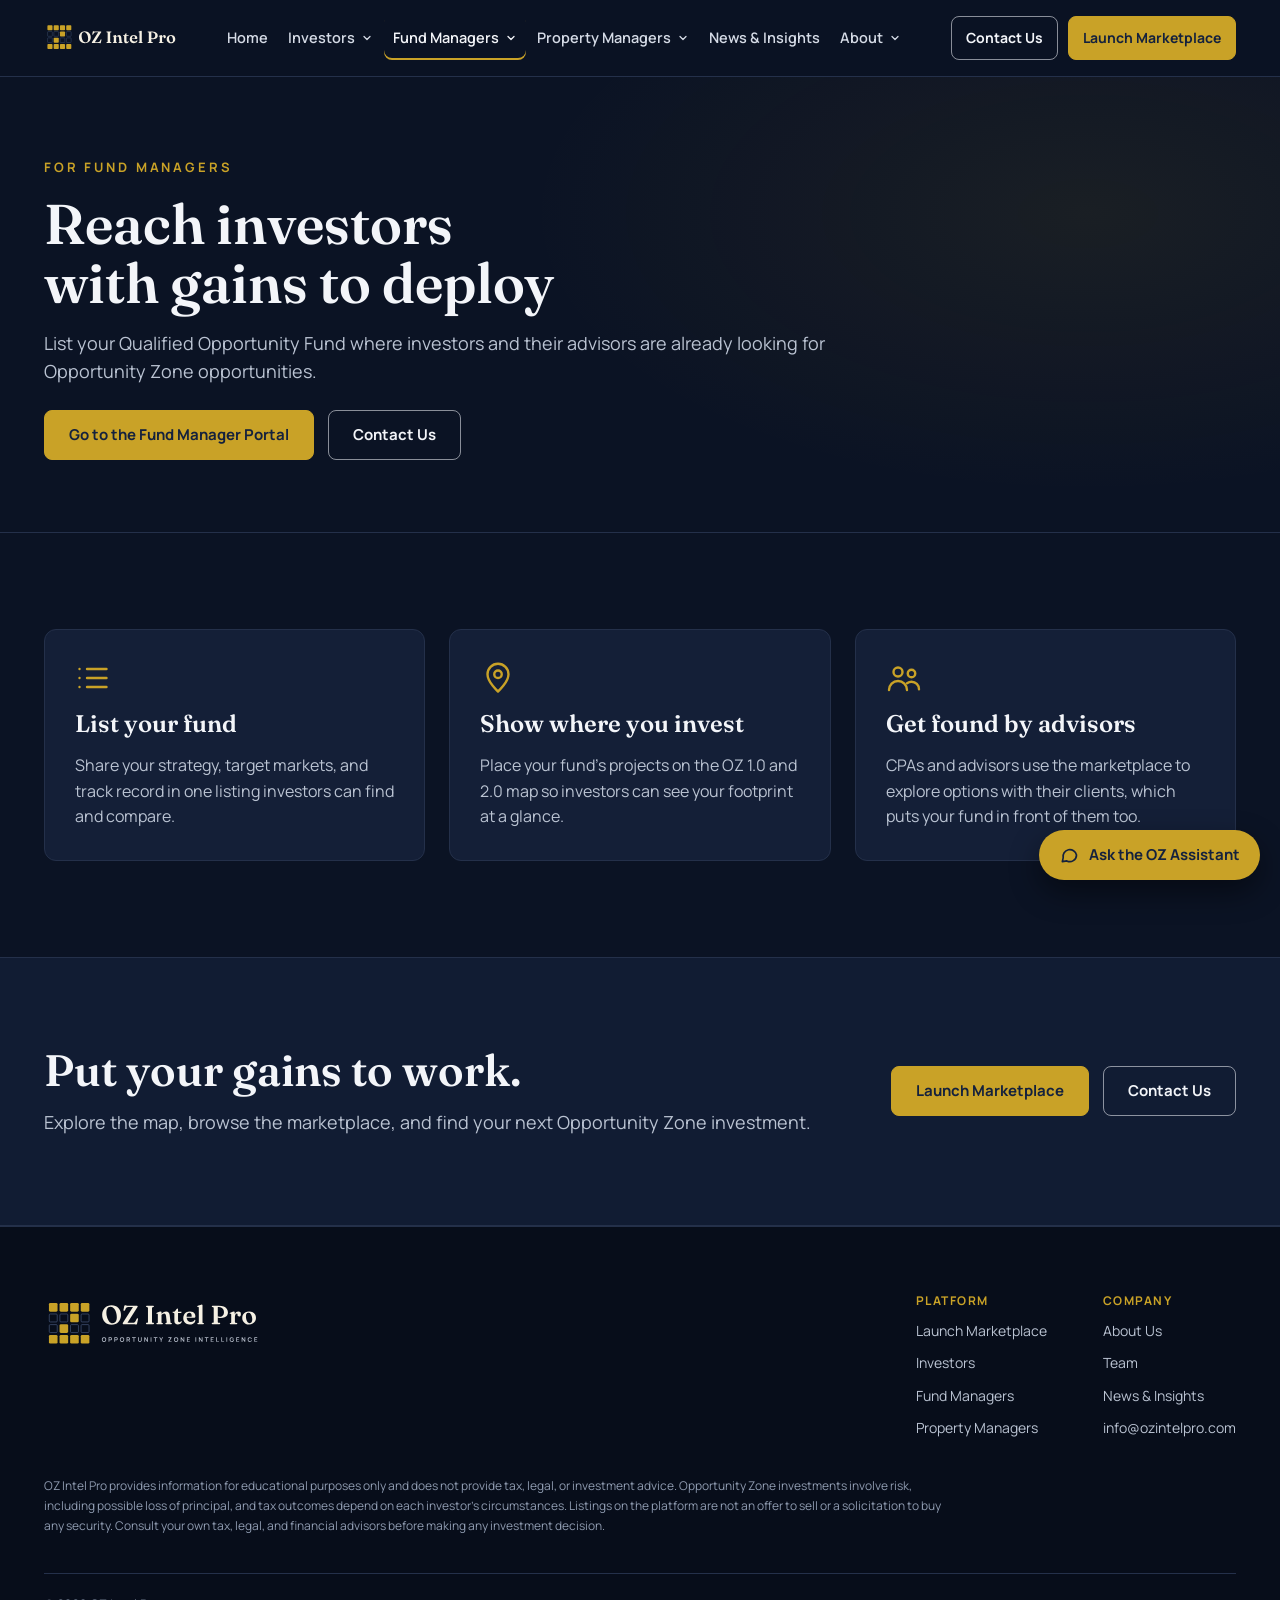
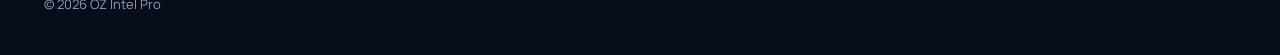
<file: fund-managers.html>
<!doctype html>
<html lang="en">
<head>
<meta charset="utf-8">
<meta name="viewport" content="width=device-width, initial-scale=1, viewport-fit=cover">
<title>For Fund Managers | OZ Intel Pro</title>
<meta name="description" content="List your Qualified Opportunity Fund where investors and their advisors are already looking for Opportunity Zone opportunities.">
<meta name="theme-color" content="#0B1324">
<link rel="icon" type="image/svg+xml" href="/assets/oz_logo_icon_gold.svg">
<link rel="apple-touch-icon" href="/assets/oz_logo_icon_gold.png">
<link rel="preconnect" href="https://fonts.googleapis.com">
<link rel="preconnect" href="https://fonts.gstatic.com" crossorigin>
<link rel="stylesheet" href="https://fonts.googleapis.com/css2?family=Fraunces:opsz,wght@9..144,500;9..144,600&family=Manrope:wght@400;500;600;700&display=swap">
<link rel="stylesheet" href="/assets/styles.css">
</head>
<body>
<a class="skip" href="#main">Skip to content</a>
<header class="site-header">
<div class="wrap header-row">
<a class="logo" href="/" aria-label="OZ Intel Pro home"><img src="/assets/oz_logo_compact_dark.svg" alt="OZ Intel Pro" width="243" height="40"></a>
<nav class="nav" aria-label="Main"><a href="/">Home</a><div class="dd"><button type="button" class="dd-btn" aria-expanded="false" aria-controls="dd-0">Investors<svg class="chev" width="12" height="12" viewBox="0 0 24 24" fill="none" stroke="currentColor" stroke-width="2.5" stroke-linecap="round" stroke-linejoin="round" aria-hidden="true"><path d="m6 9 6 6 6-6"/></svg></button><div class="dd-menu" id="dd-0"><a href="/investors.html">Overview</a><a href="/portal/investor" class="portal">Investor Portal</a></div></div><div class="dd active"><button type="button" class="dd-btn" aria-expanded="false" aria-controls="dd-1">Fund Managers<svg class="chev" width="12" height="12" viewBox="0 0 24 24" fill="none" stroke="currentColor" stroke-width="2.5" stroke-linecap="round" stroke-linejoin="round" aria-hidden="true"><path d="m6 9 6 6 6-6"/></svg></button><div class="dd-menu" id="dd-1"><a href="/fund-managers.html" aria-current="page">Overview</a><a href="/portal/fund-manager" class="portal">Fund Manager Portal</a></div></div><div class="dd"><button type="button" class="dd-btn" aria-expanded="false" aria-controls="dd-2">Property Managers<svg class="chev" width="12" height="12" viewBox="0 0 24 24" fill="none" stroke="currentColor" stroke-width="2.5" stroke-linecap="round" stroke-linejoin="round" aria-hidden="true"><path d="m6 9 6 6 6-6"/></svg></button><div class="dd-menu" id="dd-2"><a href="/property-managers.html">Overview</a><a href="/portal/property-manager" class="portal">Property Manager Portal</a></div></div><a href="/insights.html">News &amp; Insights</a><div class="dd"><button type="button" class="dd-btn" aria-expanded="false" aria-controls="dd-4">About<svg class="chev" width="12" height="12" viewBox="0 0 24 24" fill="none" stroke="currentColor" stroke-width="2.5" stroke-linecap="round" stroke-linejoin="round" aria-hidden="true"><path d="m6 9 6 6 6-6"/></svg></button><div class="dd-menu" id="dd-4"><a href="/about.html">About Us</a><a href="/team.html">Team</a></div></div></nav>
<div class="header-ctas"><a class="btn btn-outline" href="mailto:info@ozintelpro.com">Contact Us</a><a class="btn btn-primary" href="/launch">Launch Marketplace</a></div>
<details class="menu">
<summary aria-label="Menu"><svg class="i-open" width="22" height="22" viewBox="0 0 24 24" fill="none" stroke="#F3F5F9" stroke-width="2" stroke-linecap="round" aria-hidden="true"><path d="M4 7h16M4 12h16M4 17h16"/></svg><svg class="i-close" width="22" height="22" viewBox="0 0 24 24" fill="none" stroke="#F3F5F9" stroke-width="2" stroke-linecap="round" aria-hidden="true"><path d="M6 6l12 12M18 6 6 18"/></svg></summary>
<div class="menu-panel"><nav aria-label="Mobile"><a class="m-link" href="/">Home</a><details class="m-acc"><summary>Investors<svg class="chev" width="12" height="12" viewBox="0 0 24 24" fill="none" stroke="currentColor" stroke-width="2.5" stroke-linecap="round" stroke-linejoin="round" aria-hidden="true"><path d="m6 9 6 6 6-6"/></svg></summary><div class="m-sub"><a href="/investors.html">Overview</a><a href="/portal/investor" class="portal">Investor Portal</a></div></details><details class="m-acc active" open><summary>Fund Managers<svg class="chev" width="12" height="12" viewBox="0 0 24 24" fill="none" stroke="currentColor" stroke-width="2.5" stroke-linecap="round" stroke-linejoin="round" aria-hidden="true"><path d="m6 9 6 6 6-6"/></svg></summary><div class="m-sub"><a href="/fund-managers.html" aria-current="page">Overview</a><a href="/portal/fund-manager" class="portal">Fund Manager Portal</a></div></details><details class="m-acc"><summary>Property Managers<svg class="chev" width="12" height="12" viewBox="0 0 24 24" fill="none" stroke="currentColor" stroke-width="2.5" stroke-linecap="round" stroke-linejoin="round" aria-hidden="true"><path d="m6 9 6 6 6-6"/></svg></summary><div class="m-sub"><a href="/property-managers.html">Overview</a><a href="/portal/property-manager" class="portal">Property Manager Portal</a></div></details><a class="m-link" href="/insights.html">News &amp; Insights</a><details class="m-acc"><summary>About<svg class="chev" width="12" height="12" viewBox="0 0 24 24" fill="none" stroke="currentColor" stroke-width="2.5" stroke-linecap="round" stroke-linejoin="round" aria-hidden="true"><path d="m6 9 6 6 6-6"/></svg></summary><div class="m-sub"><a href="/about.html">About Us</a><a href="/team.html">Team</a></div></details><div class="btns m-ctas"><a class="btn btn-primary" href="/launch">Launch Marketplace</a><a class="btn btn-outline" href="mailto:info@ozintelpro.com">Contact Us</a></div></nav></div>
</details>
</div>
</header>
<main id="main">
<section class="page-hero"><div class="wrap inner">
<span class="eyebrow">For Fund Managers</span><h1>Reach investors with gains to deploy</h1><p class="lede">List your Qualified Opportunity Fund where investors and their advisors are already looking for Opportunity Zone opportunities.</p>
<div class="btns" style="margin-top:8px"><a class="btn btn-primary" href="/portal/fund-manager">Go to the Fund Manager Portal</a><a class="btn btn-outline" href="mailto:info@ozintelpro.com">Contact Us</a></div>
</div></section>
<section class="section"><div class="wrap"><div class="grid-3"><div class="card"><svg class="icon" viewBox="0 0 24 24" aria-hidden="true"><path d="M8 6h13"/><path d="M8 12h13"/><path d="M8 18h13"/><path d="M3 6h.01"/><path d="M3 12h.01"/><path d="M3 18h.01"/></svg><h3>List your fund</h3><p>Share your strategy, target markets, and track record in one listing investors can find and compare.</p></div><div class="card"><svg class="icon" viewBox="0 0 24 24" aria-hidden="true"><path d="M12 21s-7-6.2-7-11.5a7 7 0 0 1 14 0C19 14.8 12 21 12 21z"/><circle cx="12" cy="9.5" r="2.5"/></svg><h3>Show where you invest</h3><p>Place your fund's projects on the OZ 1.0 and 2.0 map so investors can see your footprint at a glance.</p></div><div class="card"><svg class="icon" viewBox="0 0 24 24" aria-hidden="true"><circle cx="8" cy="8" r="3"/><circle cx="17" cy="9" r="2.5"/><path d="M2 20c0-3.3 2.7-6 6-6s6 2.7 6 6"/><path d="M14 15.5c.9-.6 1.9-1 3-1 2.8 0 5 2.2 5 5"/></svg><h3>Get found by advisors</h3><p>CPAs and advisors use the marketplace to explore options with their clients, which puts your fund in front of them too.</p></div></div></div></section>
<section class="section-navy"><div class="wrap cta-row">
<div class="copy"><h2>Put your gains to work.</h2><p>Explore the map, browse the marketplace, and find your next Opportunity Zone investment.</p></div>
<div class="btns"><a class="btn btn-gold" href="/launch">Launch Marketplace</a><a class="btn btn-light" href="mailto:info@ozintelpro.com">Contact Us</a></div>
</div></section>
</main>
<footer class="site-footer">
<div class="wrap footer-inner">
<div class="footer-top">
<img src="/assets/oz_logo_full_dark.svg" alt="OZ Intel Pro, Opportunity Zone Intelligence" width="333" height="64">
<div class="footer-cols">
<div><h4>PLATFORM</h4><a href="/launch">Launch Marketplace</a><a href="/investors.html">Investors</a><a href="/fund-managers.html">Fund Managers</a><a href="/property-managers.html">Property Managers</a></div>
<div><h4>COMPANY</h4><a href="/about.html">About Us</a><a href="/team.html">Team</a><a href="/insights.html">News &amp; Insights</a><a href="mailto:info@ozintelpro.com">info@ozintelpro.com</a></div>
</div>
</div>
<p class="disclaimer">OZ Intel Pro provides information for educational purposes only and does not provide tax, legal, or investment advice. Opportunity Zone investments involve risk, including possible loss of principal, and tax outcomes depend on each investor's circumstances. Listings on the platform are not an offer to sell or a solicitation to buy any security. Consult your own tax, legal, and financial advisors before making any investment decision.</p>
<div class="legal">© 2026 OZ Intel Pro</div>
</div>
</footer>
<script>
(function(){
  var dds=[].slice.call(document.querySelectorAll('.dd'));
  function closeAll(except){dds.forEach(function(d){if(d!==except){d.classList.remove('open');d.querySelector('.dd-btn').setAttribute('aria-expanded','false');}});}
  dds.forEach(function(d){
    var b=d.querySelector('.dd-btn');
    b.addEventListener('click',function(e){e.stopPropagation();var o=!d.classList.contains('open');closeAll(d);d.classList.toggle('open',o);b.setAttribute('aria-expanded',String(o));});
  });
  document.addEventListener('click',function(){closeAll();});
  document.addEventListener('keydown',function(e){if(e.key==='Escape')closeAll();});
  var m=document.querySelector('details.menu');
  if(m){m.addEventListener('toggle',function(){document.body.classList.toggle('menu-open',m.open);});
    m.querySelectorAll('.menu-panel a').forEach(function(a){a.addEventListener('click',function(){m.open=false;});});
    document.addEventListener('keydown',function(e){if(e.key==='Escape'&&m.open)m.open=false;});}
})();
</script>
<script src="/assets/assistant.js" defer></script>
<script src="/assets/contact.js" defer></script>
<script src="/assets/news.js" defer></script>
</body>
</html>
</file>
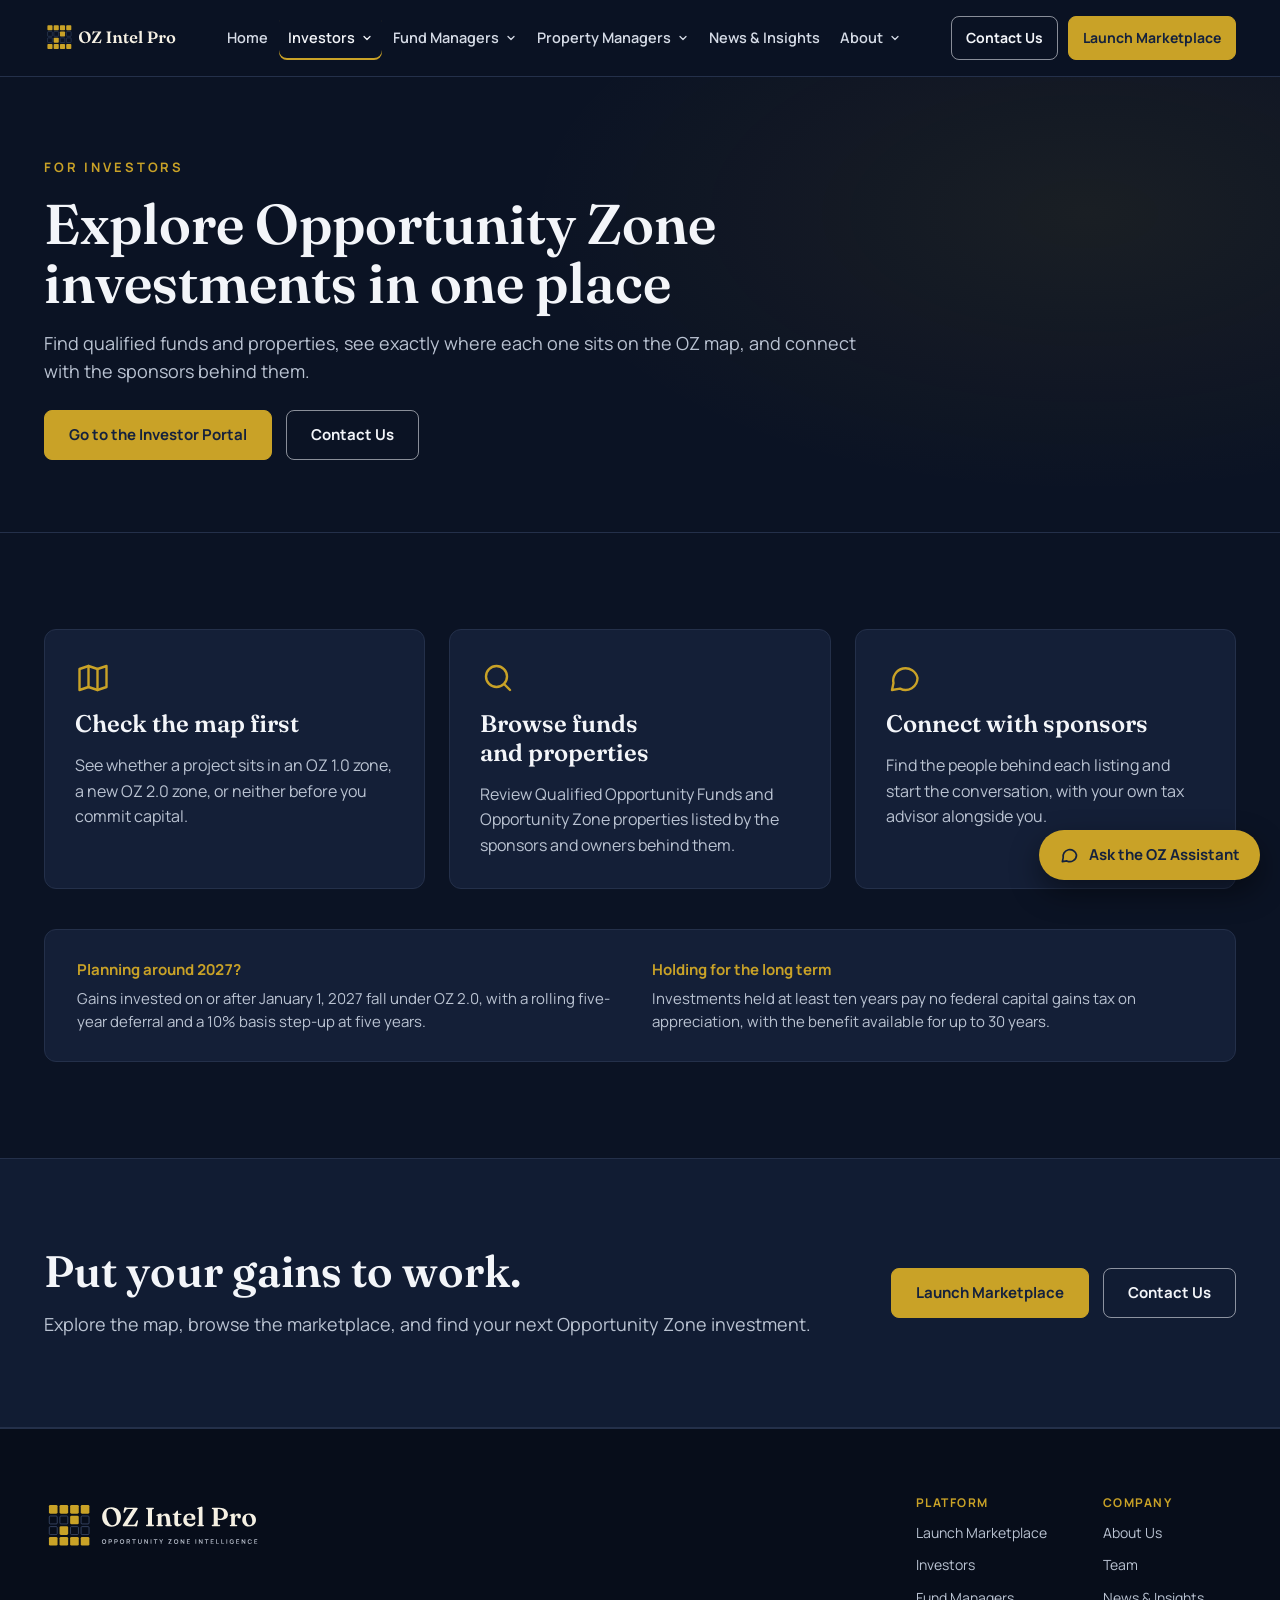
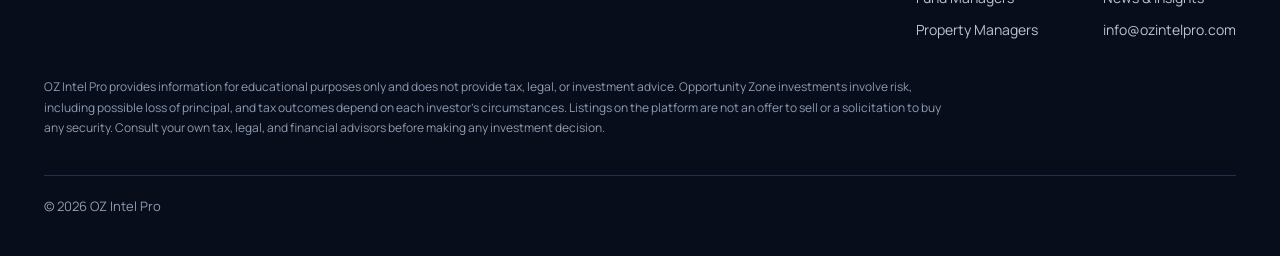
<file: investors.html>
<!doctype html>
<html lang="en">
<head>
<meta charset="utf-8">
<meta name="viewport" content="width=device-width, initial-scale=1, viewport-fit=cover">
<title>For Investors | OZ Intel Pro</title>
<meta name="description" content="Find qualified funds and properties, see exactly where each one sits on the OZ map, and connect with the sponsors behind them.">
<meta name="theme-color" content="#0B1324">
<link rel="icon" type="image/svg+xml" href="/assets/oz_logo_icon_gold.svg">
<link rel="apple-touch-icon" href="/assets/oz_logo_icon_gold.png">
<link rel="preconnect" href="https://fonts.googleapis.com">
<link rel="preconnect" href="https://fonts.gstatic.com" crossorigin>
<link rel="stylesheet" href="https://fonts.googleapis.com/css2?family=Fraunces:opsz,wght@9..144,500;9..144,600&family=Manrope:wght@400;500;600;700&display=swap">
<link rel="stylesheet" href="/assets/styles.css">
</head>
<body>
<a class="skip" href="#main">Skip to content</a>
<header class="site-header">
<div class="wrap header-row">
<a class="logo" href="/" aria-label="OZ Intel Pro home"><img src="/assets/oz_logo_compact_dark.svg" alt="OZ Intel Pro" width="243" height="40"></a>
<nav class="nav" aria-label="Main"><a href="/">Home</a><div class="dd active"><button type="button" class="dd-btn" aria-expanded="false" aria-controls="dd-0">Investors<svg class="chev" width="12" height="12" viewBox="0 0 24 24" fill="none" stroke="currentColor" stroke-width="2.5" stroke-linecap="round" stroke-linejoin="round" aria-hidden="true"><path d="m6 9 6 6 6-6"/></svg></button><div class="dd-menu" id="dd-0"><a href="/investors.html" aria-current="page">Overview</a><a href="/portal/investor" class="portal">Investor Portal</a></div></div><div class="dd"><button type="button" class="dd-btn" aria-expanded="false" aria-controls="dd-1">Fund Managers<svg class="chev" width="12" height="12" viewBox="0 0 24 24" fill="none" stroke="currentColor" stroke-width="2.5" stroke-linecap="round" stroke-linejoin="round" aria-hidden="true"><path d="m6 9 6 6 6-6"/></svg></button><div class="dd-menu" id="dd-1"><a href="/fund-managers.html">Overview</a><a href="/portal/fund-manager" class="portal">Fund Manager Portal</a></div></div><div class="dd"><button type="button" class="dd-btn" aria-expanded="false" aria-controls="dd-2">Property Managers<svg class="chev" width="12" height="12" viewBox="0 0 24 24" fill="none" stroke="currentColor" stroke-width="2.5" stroke-linecap="round" stroke-linejoin="round" aria-hidden="true"><path d="m6 9 6 6 6-6"/></svg></button><div class="dd-menu" id="dd-2"><a href="/property-managers.html">Overview</a><a href="/portal/property-manager" class="portal">Property Manager Portal</a></div></div><a href="/insights.html">News &amp; Insights</a><div class="dd"><button type="button" class="dd-btn" aria-expanded="false" aria-controls="dd-4">About<svg class="chev" width="12" height="12" viewBox="0 0 24 24" fill="none" stroke="currentColor" stroke-width="2.5" stroke-linecap="round" stroke-linejoin="round" aria-hidden="true"><path d="m6 9 6 6 6-6"/></svg></button><div class="dd-menu" id="dd-4"><a href="/about.html">About Us</a><a href="/team.html">Team</a></div></div></nav>
<div class="header-ctas"><a class="btn btn-outline" href="mailto:info@ozintelpro.com">Contact Us</a><a class="btn btn-primary" href="/launch">Launch Marketplace</a></div>
<details class="menu">
<summary aria-label="Menu"><svg class="i-open" width="22" height="22" viewBox="0 0 24 24" fill="none" stroke="#F3F5F9" stroke-width="2" stroke-linecap="round" aria-hidden="true"><path d="M4 7h16M4 12h16M4 17h16"/></svg><svg class="i-close" width="22" height="22" viewBox="0 0 24 24" fill="none" stroke="#F3F5F9" stroke-width="2" stroke-linecap="round" aria-hidden="true"><path d="M6 6l12 12M18 6 6 18"/></svg></summary>
<div class="menu-panel"><nav aria-label="Mobile"><a class="m-link" href="/">Home</a><details class="m-acc active" open><summary>Investors<svg class="chev" width="12" height="12" viewBox="0 0 24 24" fill="none" stroke="currentColor" stroke-width="2.5" stroke-linecap="round" stroke-linejoin="round" aria-hidden="true"><path d="m6 9 6 6 6-6"/></svg></summary><div class="m-sub"><a href="/investors.html" aria-current="page">Overview</a><a href="/portal/investor" class="portal">Investor Portal</a></div></details><details class="m-acc"><summary>Fund Managers<svg class="chev" width="12" height="12" viewBox="0 0 24 24" fill="none" stroke="currentColor" stroke-width="2.5" stroke-linecap="round" stroke-linejoin="round" aria-hidden="true"><path d="m6 9 6 6 6-6"/></svg></summary><div class="m-sub"><a href="/fund-managers.html">Overview</a><a href="/portal/fund-manager" class="portal">Fund Manager Portal</a></div></details><details class="m-acc"><summary>Property Managers<svg class="chev" width="12" height="12" viewBox="0 0 24 24" fill="none" stroke="currentColor" stroke-width="2.5" stroke-linecap="round" stroke-linejoin="round" aria-hidden="true"><path d="m6 9 6 6 6-6"/></svg></summary><div class="m-sub"><a href="/property-managers.html">Overview</a><a href="/portal/property-manager" class="portal">Property Manager Portal</a></div></details><a class="m-link" href="/insights.html">News &amp; Insights</a><details class="m-acc"><summary>About<svg class="chev" width="12" height="12" viewBox="0 0 24 24" fill="none" stroke="currentColor" stroke-width="2.5" stroke-linecap="round" stroke-linejoin="round" aria-hidden="true"><path d="m6 9 6 6 6-6"/></svg></summary><div class="m-sub"><a href="/about.html">About Us</a><a href="/team.html">Team</a></div></details><div class="btns m-ctas"><a class="btn btn-primary" href="/launch">Launch Marketplace</a><a class="btn btn-outline" href="mailto:info@ozintelpro.com">Contact Us</a></div></nav></div>
</details>
</div>
</header>
<main id="main">
<section class="page-hero"><div class="wrap inner">
<span class="eyebrow">For Investors</span><h1>Explore Opportunity Zone investments in one place</h1><p class="lede">Find qualified funds and properties, see exactly where each one sits on the OZ map, and connect with the sponsors behind them.</p>
<div class="btns" style="margin-top:8px"><a class="btn btn-primary" href="/portal/investor">Go to the Investor Portal</a><a class="btn btn-outline" href="mailto:info@ozintelpro.com">Contact Us</a></div>
</div></section>
<section class="section"><div class="wrap"><div class="grid-3"><div class="card"><svg class="icon" viewBox="0 0 24 24" aria-hidden="true"><path d="M9 4 3 6v14l6-2 6 2 6-2V4l-6 2-6-2z"/><path d="M9 4v14"/><path d="M15 6v14"/></svg><h3>Check the map first</h3><p>See whether a project sits in an OZ 1.0 zone, a new OZ 2.0 zone, or neither before you commit capital.</p></div><div class="card"><svg class="icon" viewBox="0 0 24 24" aria-hidden="true"><circle cx="11" cy="11" r="7"/><path d="m20 20-3.5-3.5"/></svg><h3>Browse funds and properties</h3><p>Review Qualified Opportunity Funds and Opportunity Zone properties listed by the sponsors and owners behind them.</p></div><div class="card"><svg class="icon" viewBox="0 0 24 24" aria-hidden="true"><path d="M21 12a8 8 0 0 1-11.6 7.1L4 20l1-4.6A8 8 0 1 1 21 12z"/></svg><h3>Connect with sponsors</h3><p>Find the people behind each listing and start the conversation, with your own tax advisor alongside you.</p></div></div><div class="dates" style="margin-top:40px"><div><b>Planning around 2027?</b><span>Gains invested on or after January 1, 2027 fall under OZ 2.0, with a rolling five-year deferral and a 10% basis step-up at five years.</span></div><div><b>Holding for the long term</b><span>Investments held at least ten years pay no federal capital gains tax on appreciation, with the benefit available for up to 30 years.</span></div></div></div></section>
<section class="section-navy"><div class="wrap cta-row">
<div class="copy"><h2>Put your gains to work.</h2><p>Explore the map, browse the marketplace, and find your next Opportunity Zone investment.</p></div>
<div class="btns"><a class="btn btn-gold" href="/launch">Launch Marketplace</a><a class="btn btn-light" href="mailto:info@ozintelpro.com">Contact Us</a></div>
</div></section>
</main>
<footer class="site-footer">
<div class="wrap footer-inner">
<div class="footer-top">
<img src="/assets/oz_logo_full_dark.svg" alt="OZ Intel Pro, Opportunity Zone Intelligence" width="333" height="64">
<div class="footer-cols">
<div><h4>PLATFORM</h4><a href="/launch">Launch Marketplace</a><a href="/investors.html">Investors</a><a href="/fund-managers.html">Fund Managers</a><a href="/property-managers.html">Property Managers</a></div>
<div><h4>COMPANY</h4><a href="/about.html">About Us</a><a href="/team.html">Team</a><a href="/insights.html">News &amp; Insights</a><a href="mailto:info@ozintelpro.com">info@ozintelpro.com</a></div>
</div>
</div>
<p class="disclaimer">OZ Intel Pro provides information for educational purposes only and does not provide tax, legal, or investment advice. Opportunity Zone investments involve risk, including possible loss of principal, and tax outcomes depend on each investor's circumstances. Listings on the platform are not an offer to sell or a solicitation to buy any security. Consult your own tax, legal, and financial advisors before making any investment decision.</p>
<div class="legal">© 2026 OZ Intel Pro</div>
</div>
</footer>
<script>
(function(){
  var dds=[].slice.call(document.querySelectorAll('.dd'));
  function closeAll(except){dds.forEach(function(d){if(d!==except){d.classList.remove('open');d.querySelector('.dd-btn').setAttribute('aria-expanded','false');}});}
  dds.forEach(function(d){
    var b=d.querySelector('.dd-btn');
    b.addEventListener('click',function(e){e.stopPropagation();var o=!d.classList.contains('open');closeAll(d);d.classList.toggle('open',o);b.setAttribute('aria-expanded',String(o));});
  });
  document.addEventListener('click',function(){closeAll();});
  document.addEventListener('keydown',function(e){if(e.key==='Escape')closeAll();});
  var m=document.querySelector('details.menu');
  if(m){m.addEventListener('toggle',function(){document.body.classList.toggle('menu-open',m.open);});
    m.querySelectorAll('.menu-panel a').forEach(function(a){a.addEventListener('click',function(){m.open=false;});});
    document.addEventListener('keydown',function(e){if(e.key==='Escape'&&m.open)m.open=false;});}
})();
</script>
<script src="/assets/assistant.js" defer></script>
<script src="/assets/contact.js" defer></script>
<script src="/assets/news.js" defer></script>
</body>
</html>
</file>
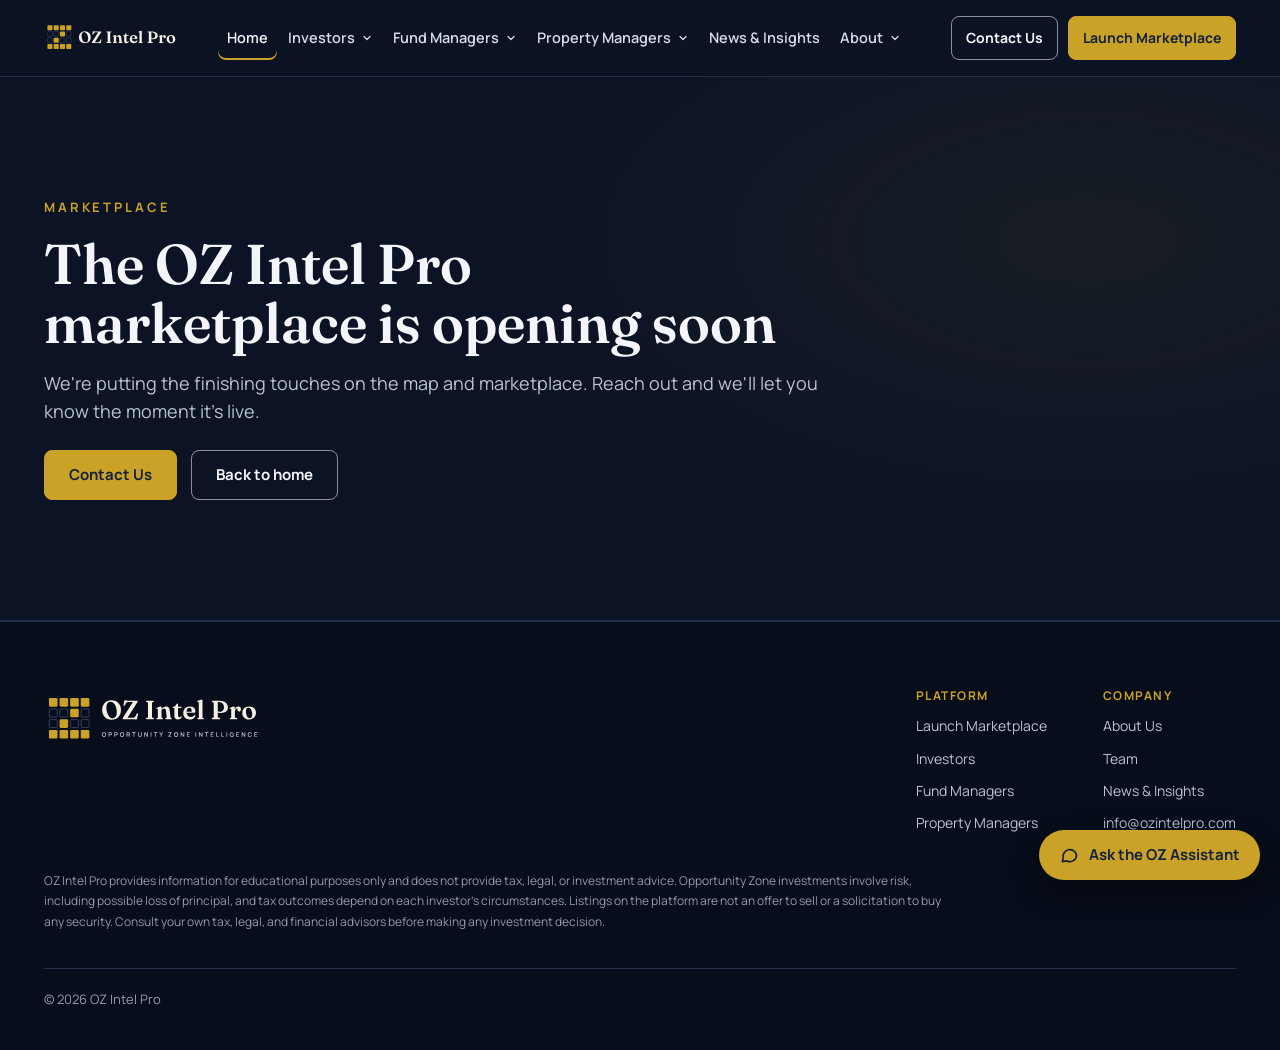
<file: launch-soon.html>
<!doctype html>
<html lang="en">
<head>
<meta charset="utf-8">
<meta name="viewport" content="width=device-width, initial-scale=1, viewport-fit=cover">
<title>Marketplace | OZ Intel Pro</title>
<meta name="description" content="The OZ Intel Pro marketplace is opening soon.">
<meta name="theme-color" content="#0B1324">
<link rel="icon" type="image/svg+xml" href="/assets/oz_logo_icon_gold.svg">
<link rel="apple-touch-icon" href="/assets/oz_logo_icon_gold.png">
<link rel="preconnect" href="https://fonts.googleapis.com">
<link rel="preconnect" href="https://fonts.gstatic.com" crossorigin>
<link rel="stylesheet" href="https://fonts.googleapis.com/css2?family=Fraunces:opsz,wght@9..144,500;9..144,600&family=Manrope:wght@400;500;600;700&display=swap">
<link rel="stylesheet" href="/assets/styles.css">
</head>
<body>
<a class="skip" href="#main">Skip to content</a>
<header class="site-header">
<div class="wrap header-row">
<a class="logo" href="/" aria-label="OZ Intel Pro home"><img src="/assets/oz_logo_compact_dark.svg" alt="OZ Intel Pro" width="243" height="40"></a>
<nav class="nav" aria-label="Main"><a href="/" aria-current="page">Home</a><div class="dd"><button type="button" class="dd-btn" aria-expanded="false" aria-controls="dd-0">Investors<svg class="chev" width="12" height="12" viewBox="0 0 24 24" fill="none" stroke="currentColor" stroke-width="2.5" stroke-linecap="round" stroke-linejoin="round" aria-hidden="true"><path d="m6 9 6 6 6-6"/></svg></button><div class="dd-menu" id="dd-0"><a href="/investors.html">Overview</a><a href="/portal/investor" class="portal">Investor Portal</a></div></div><div class="dd"><button type="button" class="dd-btn" aria-expanded="false" aria-controls="dd-1">Fund Managers<svg class="chev" width="12" height="12" viewBox="0 0 24 24" fill="none" stroke="currentColor" stroke-width="2.5" stroke-linecap="round" stroke-linejoin="round" aria-hidden="true"><path d="m6 9 6 6 6-6"/></svg></button><div class="dd-menu" id="dd-1"><a href="/fund-managers.html">Overview</a><a href="/portal/fund-manager" class="portal">Fund Manager Portal</a></div></div><div class="dd"><button type="button" class="dd-btn" aria-expanded="false" aria-controls="dd-2">Property Managers<svg class="chev" width="12" height="12" viewBox="0 0 24 24" fill="none" stroke="currentColor" stroke-width="2.5" stroke-linecap="round" stroke-linejoin="round" aria-hidden="true"><path d="m6 9 6 6 6-6"/></svg></button><div class="dd-menu" id="dd-2"><a href="/property-managers.html">Overview</a><a href="/portal/property-manager" class="portal">Property Manager Portal</a></div></div><a href="/insights.html">News &amp; Insights</a><div class="dd"><button type="button" class="dd-btn" aria-expanded="false" aria-controls="dd-4">About<svg class="chev" width="12" height="12" viewBox="0 0 24 24" fill="none" stroke="currentColor" stroke-width="2.5" stroke-linecap="round" stroke-linejoin="round" aria-hidden="true"><path d="m6 9 6 6 6-6"/></svg></button><div class="dd-menu" id="dd-4"><a href="/about.html">About Us</a><a href="/team.html">Team</a></div></div></nav>
<div class="header-ctas"><a class="btn btn-outline" href="mailto:info@ozintelpro.com">Contact Us</a><a class="btn btn-primary" href="/launch">Launch Marketplace</a></div>
<details class="menu">
<summary aria-label="Menu"><svg class="i-open" width="22" height="22" viewBox="0 0 24 24" fill="none" stroke="#F3F5F9" stroke-width="2" stroke-linecap="round" aria-hidden="true"><path d="M4 7h16M4 12h16M4 17h16"/></svg><svg class="i-close" width="22" height="22" viewBox="0 0 24 24" fill="none" stroke="#F3F5F9" stroke-width="2" stroke-linecap="round" aria-hidden="true"><path d="M6 6l12 12M18 6 6 18"/></svg></summary>
<div class="menu-panel"><nav aria-label="Mobile"><a class="m-link" href="/" aria-current="page">Home</a><details class="m-acc"><summary>Investors<svg class="chev" width="12" height="12" viewBox="0 0 24 24" fill="none" stroke="currentColor" stroke-width="2.5" stroke-linecap="round" stroke-linejoin="round" aria-hidden="true"><path d="m6 9 6 6 6-6"/></svg></summary><div class="m-sub"><a href="/investors.html">Overview</a><a href="/portal/investor" class="portal">Investor Portal</a></div></details><details class="m-acc"><summary>Fund Managers<svg class="chev" width="12" height="12" viewBox="0 0 24 24" fill="none" stroke="currentColor" stroke-width="2.5" stroke-linecap="round" stroke-linejoin="round" aria-hidden="true"><path d="m6 9 6 6 6-6"/></svg></summary><div class="m-sub"><a href="/fund-managers.html">Overview</a><a href="/portal/fund-manager" class="portal">Fund Manager Portal</a></div></details><details class="m-acc"><summary>Property Managers<svg class="chev" width="12" height="12" viewBox="0 0 24 24" fill="none" stroke="currentColor" stroke-width="2.5" stroke-linecap="round" stroke-linejoin="round" aria-hidden="true"><path d="m6 9 6 6 6-6"/></svg></summary><div class="m-sub"><a href="/property-managers.html">Overview</a><a href="/portal/property-manager" class="portal">Property Manager Portal</a></div></details><a class="m-link" href="/insights.html">News &amp; Insights</a><details class="m-acc"><summary>About<svg class="chev" width="12" height="12" viewBox="0 0 24 24" fill="none" stroke="currentColor" stroke-width="2.5" stroke-linecap="round" stroke-linejoin="round" aria-hidden="true"><path d="m6 9 6 6 6-6"/></svg></summary><div class="m-sub"><a href="/about.html">About Us</a><a href="/team.html">Team</a></div></details><div class="btns m-ctas"><a class="btn btn-primary" href="/launch">Launch Marketplace</a><a class="btn btn-outline" href="mailto:info@ozintelpro.com">Contact Us</a></div></nav></div>
</details>
</div>
</header>
<main id="main">
<section class="page-hero" style="padding:120px 0"><div class="wrap inner">
<span class="eyebrow">Marketplace</span><h1>The OZ Intel Pro marketplace is opening soon</h1>
<p class="lede">We're putting the finishing touches on the map and marketplace. Reach out and we'll let you know the moment it's live.</p>
<div class="btns" style="margin-top:8px"><a class="btn btn-primary" href="mailto:info@ozintelpro.com">Contact Us</a><a class="btn btn-outline" href="/">Back to home</a></div>
</div></section>
</main>
<footer class="site-footer">
<div class="wrap footer-inner">
<div class="footer-top">
<img src="/assets/oz_logo_full_dark.svg" alt="OZ Intel Pro, Opportunity Zone Intelligence" width="333" height="64">
<div class="footer-cols">
<div><h4>PLATFORM</h4><a href="/launch">Launch Marketplace</a><a href="/investors.html">Investors</a><a href="/fund-managers.html">Fund Managers</a><a href="/property-managers.html">Property Managers</a></div>
<div><h4>COMPANY</h4><a href="/about.html">About Us</a><a href="/team.html">Team</a><a href="/insights.html">News &amp; Insights</a><a href="mailto:info@ozintelpro.com">info@ozintelpro.com</a></div>
</div>
</div>
<p class="disclaimer">OZ Intel Pro provides information for educational purposes only and does not provide tax, legal, or investment advice. Opportunity Zone investments involve risk, including possible loss of principal, and tax outcomes depend on each investor's circumstances. Listings on the platform are not an offer to sell or a solicitation to buy any security. Consult your own tax, legal, and financial advisors before making any investment decision.</p>
<div class="legal">© 2026 OZ Intel Pro</div>
</div>
</footer>
<script>
(function(){
  var dds=[].slice.call(document.querySelectorAll('.dd'));
  function closeAll(except){dds.forEach(function(d){if(d!==except){d.classList.remove('open');d.querySelector('.dd-btn').setAttribute('aria-expanded','false');}});}
  dds.forEach(function(d){
    var b=d.querySelector('.dd-btn');
    b.addEventListener('click',function(e){e.stopPropagation();var o=!d.classList.contains('open');closeAll(d);d.classList.toggle('open',o);b.setAttribute('aria-expanded',String(o));});
  });
  document.addEventListener('click',function(){closeAll();});
  document.addEventListener('keydown',function(e){if(e.key==='Escape')closeAll();});
  var m=document.querySelector('details.menu');
  if(m){m.addEventListener('toggle',function(){document.body.classList.toggle('menu-open',m.open);});
    m.querySelectorAll('.menu-panel a').forEach(function(a){a.addEventListener('click',function(){m.open=false;});});
    document.addEventListener('keydown',function(e){if(e.key==='Escape'&&m.open)m.open=false;});}
})();
</script>
<script src="/assets/assistant.js" defer></script>
<script src="/assets/contact.js" defer></script>
<script src="/assets/news.js" defer></script>
</body>
</html>
</file>
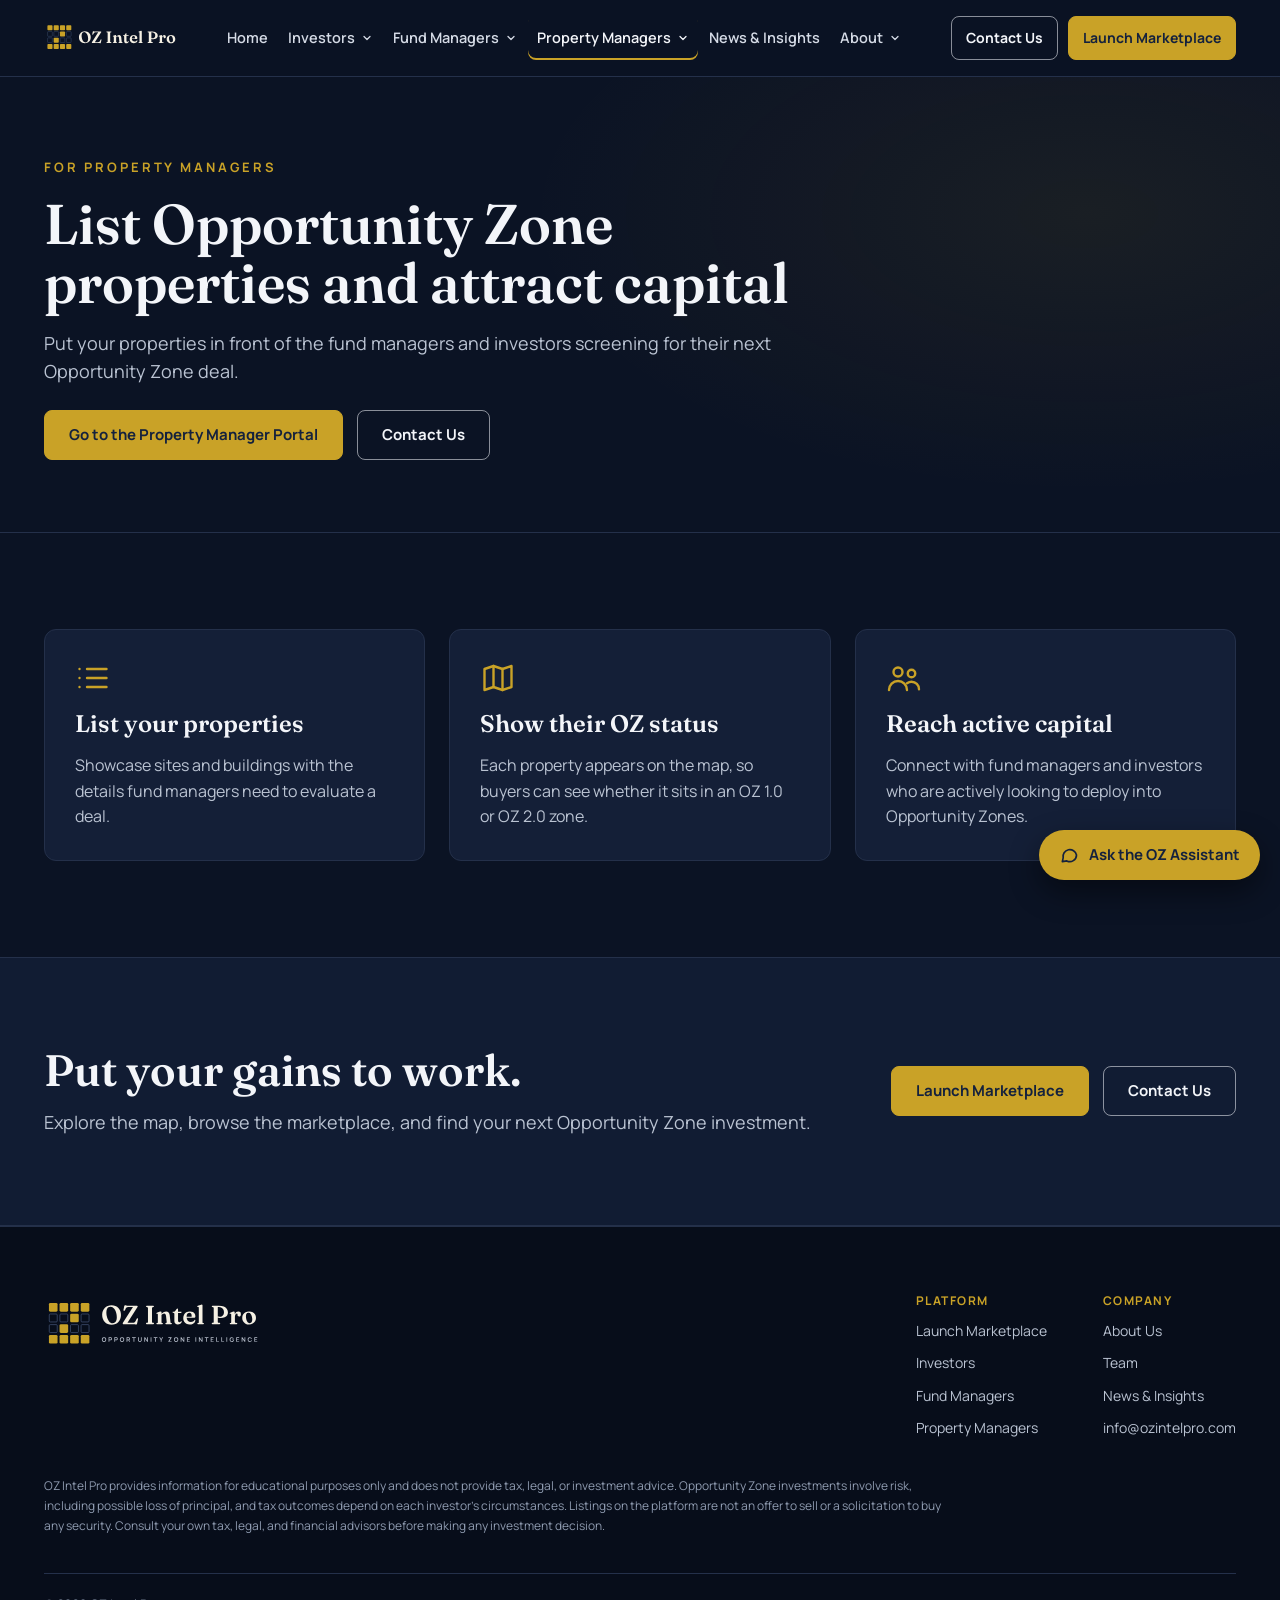
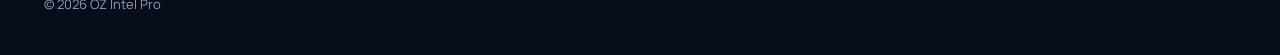
<file: property-managers.html>
<!doctype html>
<html lang="en">
<head>
<meta charset="utf-8">
<meta name="viewport" content="width=device-width, initial-scale=1, viewport-fit=cover">
<title>For Property Managers | OZ Intel Pro</title>
<meta name="description" content="Put your properties in front of the fund managers and investors screening for their next Opportunity Zone deal.">
<meta name="theme-color" content="#0B1324">
<link rel="icon" type="image/svg+xml" href="/assets/oz_logo_icon_gold.svg">
<link rel="apple-touch-icon" href="/assets/oz_logo_icon_gold.png">
<link rel="preconnect" href="https://fonts.googleapis.com">
<link rel="preconnect" href="https://fonts.gstatic.com" crossorigin>
<link rel="stylesheet" href="https://fonts.googleapis.com/css2?family=Fraunces:opsz,wght@9..144,500;9..144,600&family=Manrope:wght@400;500;600;700&display=swap">
<link rel="stylesheet" href="/assets/styles.css">
</head>
<body>
<a class="skip" href="#main">Skip to content</a>
<header class="site-header">
<div class="wrap header-row">
<a class="logo" href="/" aria-label="OZ Intel Pro home"><img src="/assets/oz_logo_compact_dark.svg" alt="OZ Intel Pro" width="243" height="40"></a>
<nav class="nav" aria-label="Main"><a href="/">Home</a><div class="dd"><button type="button" class="dd-btn" aria-expanded="false" aria-controls="dd-0">Investors<svg class="chev" width="12" height="12" viewBox="0 0 24 24" fill="none" stroke="currentColor" stroke-width="2.5" stroke-linecap="round" stroke-linejoin="round" aria-hidden="true"><path d="m6 9 6 6 6-6"/></svg></button><div class="dd-menu" id="dd-0"><a href="/investors.html">Overview</a><a href="/portal/investor" class="portal">Investor Portal</a></div></div><div class="dd"><button type="button" class="dd-btn" aria-expanded="false" aria-controls="dd-1">Fund Managers<svg class="chev" width="12" height="12" viewBox="0 0 24 24" fill="none" stroke="currentColor" stroke-width="2.5" stroke-linecap="round" stroke-linejoin="round" aria-hidden="true"><path d="m6 9 6 6 6-6"/></svg></button><div class="dd-menu" id="dd-1"><a href="/fund-managers.html">Overview</a><a href="/portal/fund-manager" class="portal">Fund Manager Portal</a></div></div><div class="dd active"><button type="button" class="dd-btn" aria-expanded="false" aria-controls="dd-2">Property Managers<svg class="chev" width="12" height="12" viewBox="0 0 24 24" fill="none" stroke="currentColor" stroke-width="2.5" stroke-linecap="round" stroke-linejoin="round" aria-hidden="true"><path d="m6 9 6 6 6-6"/></svg></button><div class="dd-menu" id="dd-2"><a href="/property-managers.html" aria-current="page">Overview</a><a href="/portal/property-manager" class="portal">Property Manager Portal</a></div></div><a href="/insights.html">News &amp; Insights</a><div class="dd"><button type="button" class="dd-btn" aria-expanded="false" aria-controls="dd-4">About<svg class="chev" width="12" height="12" viewBox="0 0 24 24" fill="none" stroke="currentColor" stroke-width="2.5" stroke-linecap="round" stroke-linejoin="round" aria-hidden="true"><path d="m6 9 6 6 6-6"/></svg></button><div class="dd-menu" id="dd-4"><a href="/about.html">About Us</a><a href="/team.html">Team</a></div></div></nav>
<div class="header-ctas"><a class="btn btn-outline" href="mailto:info@ozintelpro.com">Contact Us</a><a class="btn btn-primary" href="/launch">Launch Marketplace</a></div>
<details class="menu">
<summary aria-label="Menu"><svg class="i-open" width="22" height="22" viewBox="0 0 24 24" fill="none" stroke="#F3F5F9" stroke-width="2" stroke-linecap="round" aria-hidden="true"><path d="M4 7h16M4 12h16M4 17h16"/></svg><svg class="i-close" width="22" height="22" viewBox="0 0 24 24" fill="none" stroke="#F3F5F9" stroke-width="2" stroke-linecap="round" aria-hidden="true"><path d="M6 6l12 12M18 6 6 18"/></svg></summary>
<div class="menu-panel"><nav aria-label="Mobile"><a class="m-link" href="/">Home</a><details class="m-acc"><summary>Investors<svg class="chev" width="12" height="12" viewBox="0 0 24 24" fill="none" stroke="currentColor" stroke-width="2.5" stroke-linecap="round" stroke-linejoin="round" aria-hidden="true"><path d="m6 9 6 6 6-6"/></svg></summary><div class="m-sub"><a href="/investors.html">Overview</a><a href="/portal/investor" class="portal">Investor Portal</a></div></details><details class="m-acc"><summary>Fund Managers<svg class="chev" width="12" height="12" viewBox="0 0 24 24" fill="none" stroke="currentColor" stroke-width="2.5" stroke-linecap="round" stroke-linejoin="round" aria-hidden="true"><path d="m6 9 6 6 6-6"/></svg></summary><div class="m-sub"><a href="/fund-managers.html">Overview</a><a href="/portal/fund-manager" class="portal">Fund Manager Portal</a></div></details><details class="m-acc active" open><summary>Property Managers<svg class="chev" width="12" height="12" viewBox="0 0 24 24" fill="none" stroke="currentColor" stroke-width="2.5" stroke-linecap="round" stroke-linejoin="round" aria-hidden="true"><path d="m6 9 6 6 6-6"/></svg></summary><div class="m-sub"><a href="/property-managers.html" aria-current="page">Overview</a><a href="/portal/property-manager" class="portal">Property Manager Portal</a></div></details><a class="m-link" href="/insights.html">News &amp; Insights</a><details class="m-acc"><summary>About<svg class="chev" width="12" height="12" viewBox="0 0 24 24" fill="none" stroke="currentColor" stroke-width="2.5" stroke-linecap="round" stroke-linejoin="round" aria-hidden="true"><path d="m6 9 6 6 6-6"/></svg></summary><div class="m-sub"><a href="/about.html">About Us</a><a href="/team.html">Team</a></div></details><div class="btns m-ctas"><a class="btn btn-primary" href="/launch">Launch Marketplace</a><a class="btn btn-outline" href="mailto:info@ozintelpro.com">Contact Us</a></div></nav></div>
</details>
</div>
</header>
<main id="main">
<section class="page-hero"><div class="wrap inner">
<span class="eyebrow">For Property Managers</span><h1>List Opportunity Zone properties and attract capital</h1><p class="lede">Put your properties in front of the fund managers and investors screening for their next Opportunity Zone deal.</p>
<div class="btns" style="margin-top:8px"><a class="btn btn-primary" href="/portal/property-manager">Go to the Property Manager Portal</a><a class="btn btn-outline" href="mailto:info@ozintelpro.com">Contact Us</a></div>
</div></section>
<section class="section"><div class="wrap"><div class="grid-3"><div class="card"><svg class="icon" viewBox="0 0 24 24" aria-hidden="true"><path d="M8 6h13"/><path d="M8 12h13"/><path d="M8 18h13"/><path d="M3 6h.01"/><path d="M3 12h.01"/><path d="M3 18h.01"/></svg><h3>List your properties</h3><p>Showcase sites and buildings with the details fund managers need to evaluate a deal.</p></div><div class="card"><svg class="icon" viewBox="0 0 24 24" aria-hidden="true"><path d="M9 4 3 6v14l6-2 6 2 6-2V4l-6 2-6-2z"/><path d="M9 4v14"/><path d="M15 6v14"/></svg><h3>Show their OZ status</h3><p>Each property appears on the map, so buyers can see whether it sits in an OZ 1.0 or OZ 2.0 zone.</p></div><div class="card"><svg class="icon" viewBox="0 0 24 24" aria-hidden="true"><circle cx="8" cy="8" r="3"/><circle cx="17" cy="9" r="2.5"/><path d="M2 20c0-3.3 2.7-6 6-6s6 2.7 6 6"/><path d="M14 15.5c.9-.6 1.9-1 3-1 2.8 0 5 2.2 5 5"/></svg><h3>Reach active capital</h3><p>Connect with fund managers and investors who are actively looking to deploy into Opportunity Zones.</p></div></div></div></section>
<section class="section-navy"><div class="wrap cta-row">
<div class="copy"><h2>Put your gains to work.</h2><p>Explore the map, browse the marketplace, and find your next Opportunity Zone investment.</p></div>
<div class="btns"><a class="btn btn-gold" href="/launch">Launch Marketplace</a><a class="btn btn-light" href="mailto:info@ozintelpro.com">Contact Us</a></div>
</div></section>
</main>
<footer class="site-footer">
<div class="wrap footer-inner">
<div class="footer-top">
<img src="/assets/oz_logo_full_dark.svg" alt="OZ Intel Pro, Opportunity Zone Intelligence" width="333" height="64">
<div class="footer-cols">
<div><h4>PLATFORM</h4><a href="/launch">Launch Marketplace</a><a href="/investors.html">Investors</a><a href="/fund-managers.html">Fund Managers</a><a href="/property-managers.html">Property Managers</a></div>
<div><h4>COMPANY</h4><a href="/about.html">About Us</a><a href="/team.html">Team</a><a href="/insights.html">News &amp; Insights</a><a href="mailto:info@ozintelpro.com">info@ozintelpro.com</a></div>
</div>
</div>
<p class="disclaimer">OZ Intel Pro provides information for educational purposes only and does not provide tax, legal, or investment advice. Opportunity Zone investments involve risk, including possible loss of principal, and tax outcomes depend on each investor's circumstances. Listings on the platform are not an offer to sell or a solicitation to buy any security. Consult your own tax, legal, and financial advisors before making any investment decision.</p>
<div class="legal">© 2026 OZ Intel Pro</div>
</div>
</footer>
<script>
(function(){
  var dds=[].slice.call(document.querySelectorAll('.dd'));
  function closeAll(except){dds.forEach(function(d){if(d!==except){d.classList.remove('open');d.querySelector('.dd-btn').setAttribute('aria-expanded','false');}});}
  dds.forEach(function(d){
    var b=d.querySelector('.dd-btn');
    b.addEventListener('click',function(e){e.stopPropagation();var o=!d.classList.contains('open');closeAll(d);d.classList.toggle('open',o);b.setAttribute('aria-expanded',String(o));});
  });
  document.addEventListener('click',function(){closeAll();});
  document.addEventListener('keydown',function(e){if(e.key==='Escape')closeAll();});
  var m=document.querySelector('details.menu');
  if(m){m.addEventListener('toggle',function(){document.body.classList.toggle('menu-open',m.open);});
    m.querySelectorAll('.menu-panel a').forEach(function(a){a.addEventListener('click',function(){m.open=false;});});
    document.addEventListener('keydown',function(e){if(e.key==='Escape'&&m.open)m.open=false;});}
})();
</script>
<script src="/assets/assistant.js" defer></script>
<script src="/assets/contact.js" defer></script>
<script src="/assets/news.js" defer></script>
</body>
</html>
</file>
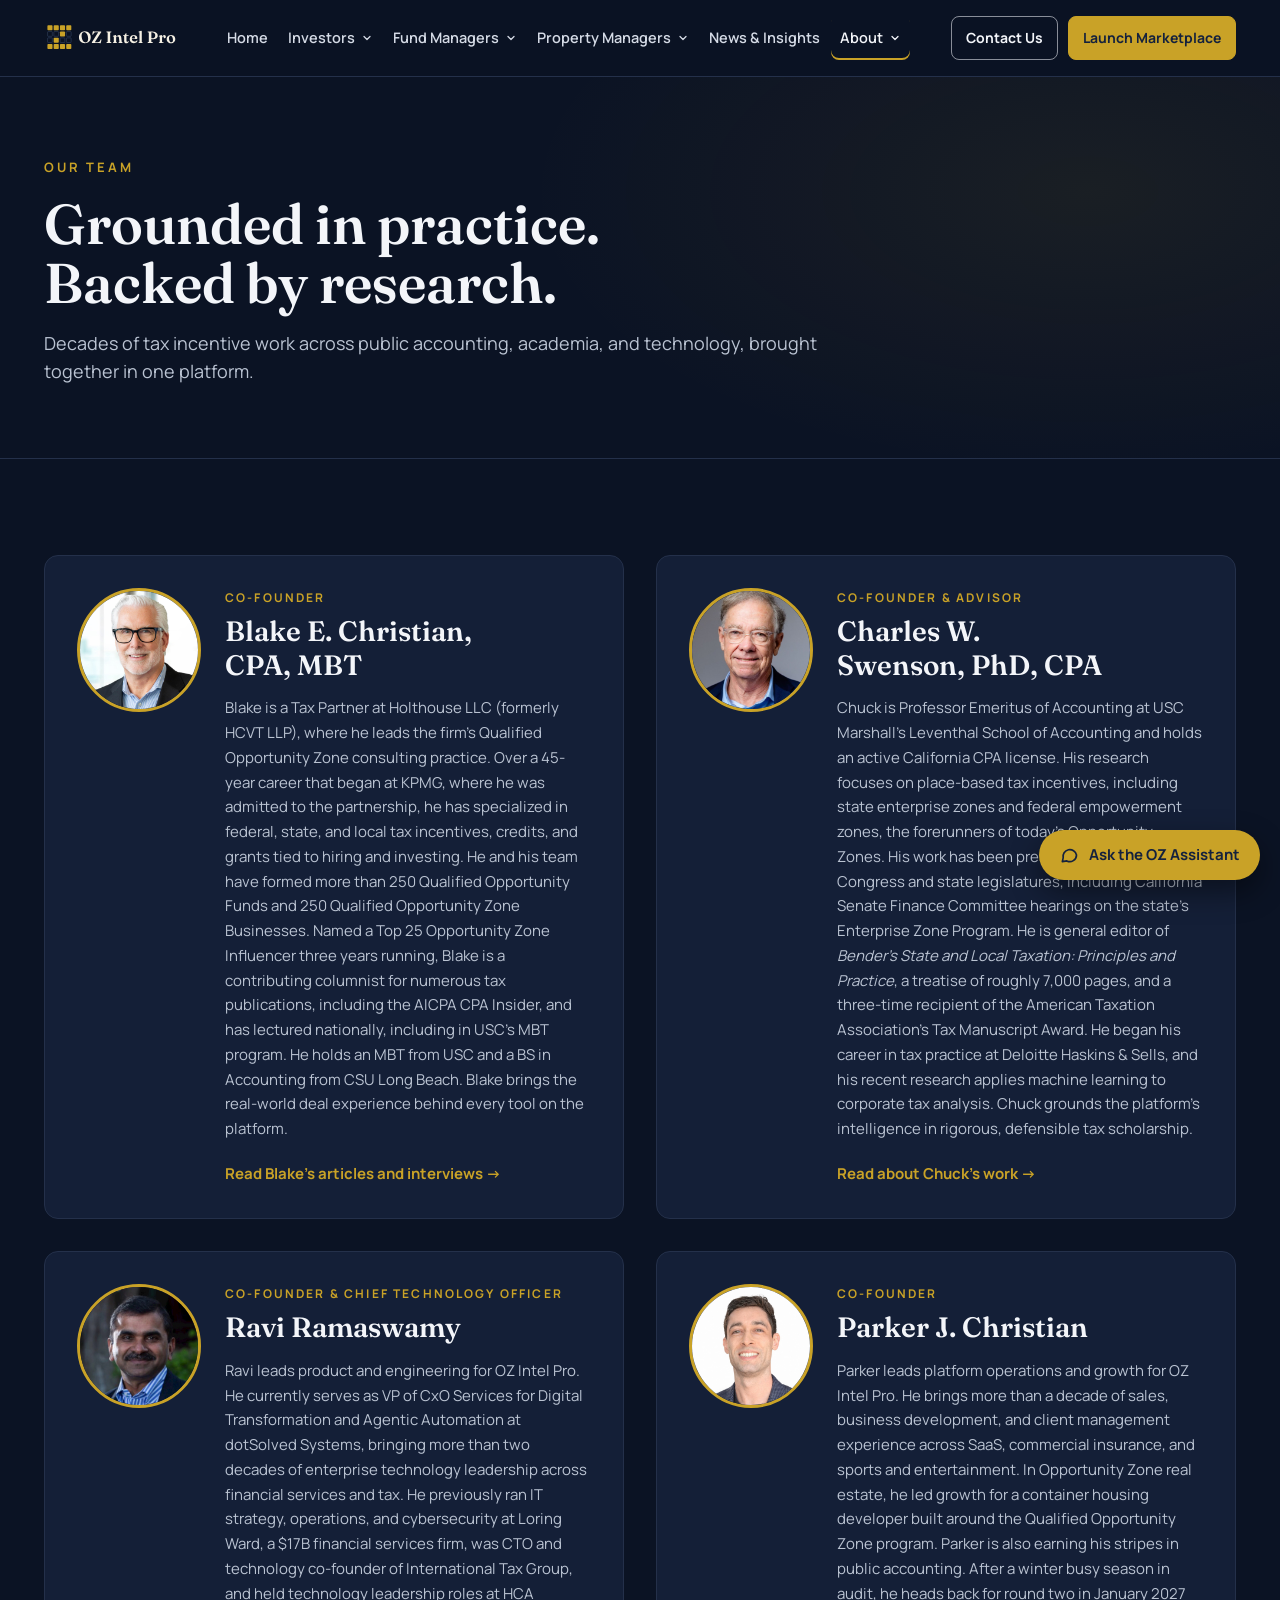
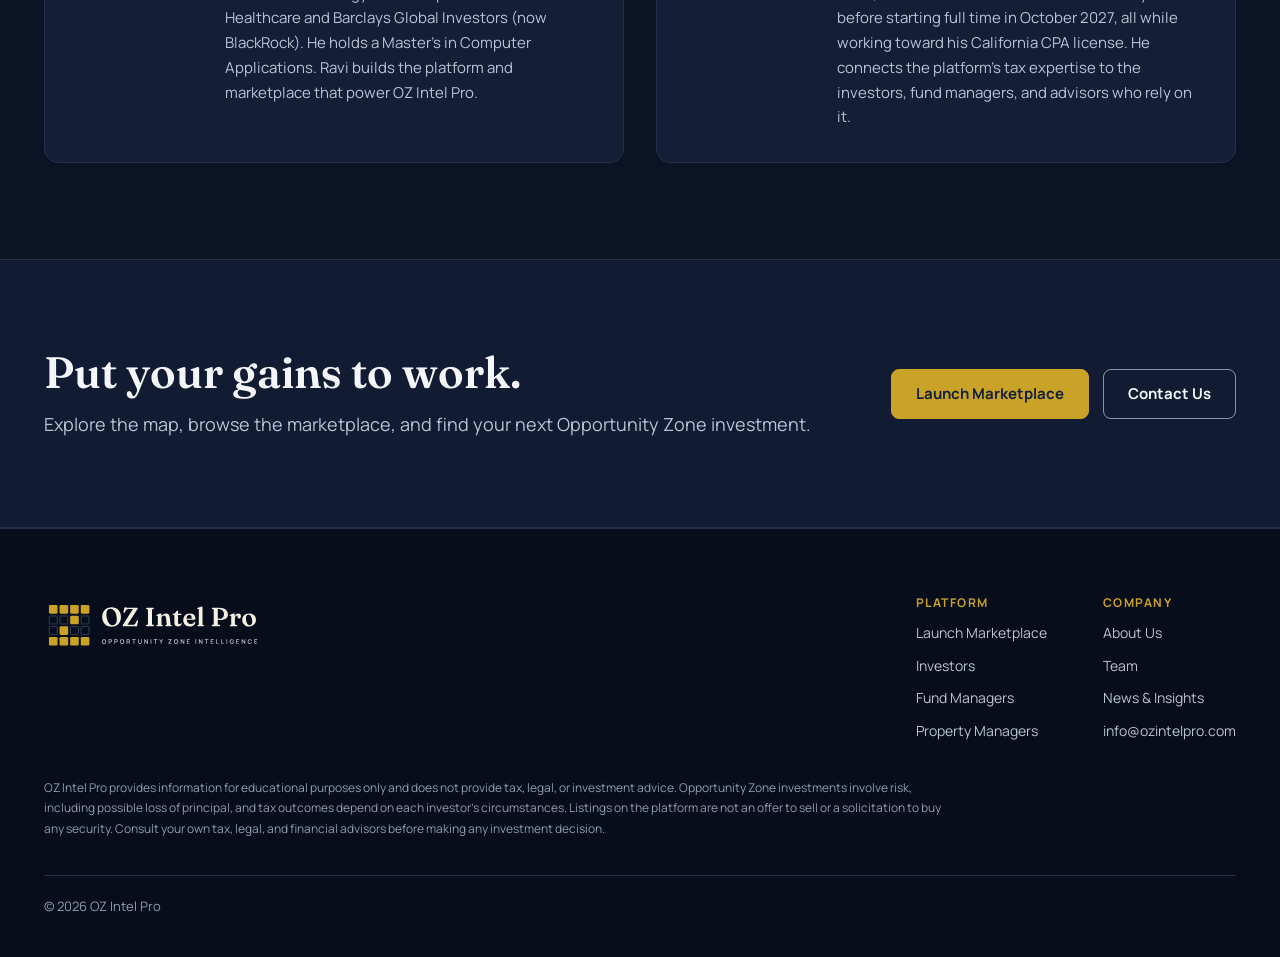
<file: team.html>
<!doctype html>
<html lang="en">
<head>
<meta charset="utf-8">
<meta name="viewport" content="width=device-width, initial-scale=1, viewport-fit=cover">
<title>Team | OZ Intel Pro</title>
<meta name="description" content="Meet the team behind OZ Intel Pro.">
<meta name="theme-color" content="#0B1324">
<link rel="icon" type="image/svg+xml" href="/assets/oz_logo_icon_gold.svg">
<link rel="apple-touch-icon" href="/assets/oz_logo_icon_gold.png">
<link rel="preconnect" href="https://fonts.googleapis.com">
<link rel="preconnect" href="https://fonts.gstatic.com" crossorigin>
<link rel="stylesheet" href="https://fonts.googleapis.com/css2?family=Fraunces:opsz,wght@9..144,500;9..144,600&family=Manrope:wght@400;500;600;700&display=swap">
<link rel="stylesheet" href="/assets/styles.css">
</head>
<body>
<a class="skip" href="#main">Skip to content</a>
<header class="site-header">
<div class="wrap header-row">
<a class="logo" href="/" aria-label="OZ Intel Pro home"><img src="/assets/oz_logo_compact_dark.svg" alt="OZ Intel Pro" width="243" height="40"></a>
<nav class="nav" aria-label="Main"><a href="/">Home</a><div class="dd"><button type="button" class="dd-btn" aria-expanded="false" aria-controls="dd-0">Investors<svg class="chev" width="12" height="12" viewBox="0 0 24 24" fill="none" stroke="currentColor" stroke-width="2.5" stroke-linecap="round" stroke-linejoin="round" aria-hidden="true"><path d="m6 9 6 6 6-6"/></svg></button><div class="dd-menu" id="dd-0"><a href="/investors.html">Overview</a><a href="/portal/investor" class="portal">Investor Portal</a></div></div><div class="dd"><button type="button" class="dd-btn" aria-expanded="false" aria-controls="dd-1">Fund Managers<svg class="chev" width="12" height="12" viewBox="0 0 24 24" fill="none" stroke="currentColor" stroke-width="2.5" stroke-linecap="round" stroke-linejoin="round" aria-hidden="true"><path d="m6 9 6 6 6-6"/></svg></button><div class="dd-menu" id="dd-1"><a href="/fund-managers.html">Overview</a><a href="/portal/fund-manager" class="portal">Fund Manager Portal</a></div></div><div class="dd"><button type="button" class="dd-btn" aria-expanded="false" aria-controls="dd-2">Property Managers<svg class="chev" width="12" height="12" viewBox="0 0 24 24" fill="none" stroke="currentColor" stroke-width="2.5" stroke-linecap="round" stroke-linejoin="round" aria-hidden="true"><path d="m6 9 6 6 6-6"/></svg></button><div class="dd-menu" id="dd-2"><a href="/property-managers.html">Overview</a><a href="/portal/property-manager" class="portal">Property Manager Portal</a></div></div><a href="/insights.html">News &amp; Insights</a><div class="dd active"><button type="button" class="dd-btn" aria-expanded="false" aria-controls="dd-4">About<svg class="chev" width="12" height="12" viewBox="0 0 24 24" fill="none" stroke="currentColor" stroke-width="2.5" stroke-linecap="round" stroke-linejoin="round" aria-hidden="true"><path d="m6 9 6 6 6-6"/></svg></button><div class="dd-menu" id="dd-4"><a href="/about.html">About Us</a><a href="/team.html" aria-current="page">Team</a></div></div></nav>
<div class="header-ctas"><a class="btn btn-outline" href="mailto:info@ozintelpro.com">Contact Us</a><a class="btn btn-primary" href="/launch">Launch Marketplace</a></div>
<details class="menu">
<summary aria-label="Menu"><svg class="i-open" width="22" height="22" viewBox="0 0 24 24" fill="none" stroke="#F3F5F9" stroke-width="2" stroke-linecap="round" aria-hidden="true"><path d="M4 7h16M4 12h16M4 17h16"/></svg><svg class="i-close" width="22" height="22" viewBox="0 0 24 24" fill="none" stroke="#F3F5F9" stroke-width="2" stroke-linecap="round" aria-hidden="true"><path d="M6 6l12 12M18 6 6 18"/></svg></summary>
<div class="menu-panel"><nav aria-label="Mobile"><a class="m-link" href="/">Home</a><details class="m-acc"><summary>Investors<svg class="chev" width="12" height="12" viewBox="0 0 24 24" fill="none" stroke="currentColor" stroke-width="2.5" stroke-linecap="round" stroke-linejoin="round" aria-hidden="true"><path d="m6 9 6 6 6-6"/></svg></summary><div class="m-sub"><a href="/investors.html">Overview</a><a href="/portal/investor" class="portal">Investor Portal</a></div></details><details class="m-acc"><summary>Fund Managers<svg class="chev" width="12" height="12" viewBox="0 0 24 24" fill="none" stroke="currentColor" stroke-width="2.5" stroke-linecap="round" stroke-linejoin="round" aria-hidden="true"><path d="m6 9 6 6 6-6"/></svg></summary><div class="m-sub"><a href="/fund-managers.html">Overview</a><a href="/portal/fund-manager" class="portal">Fund Manager Portal</a></div></details><details class="m-acc"><summary>Property Managers<svg class="chev" width="12" height="12" viewBox="0 0 24 24" fill="none" stroke="currentColor" stroke-width="2.5" stroke-linecap="round" stroke-linejoin="round" aria-hidden="true"><path d="m6 9 6 6 6-6"/></svg></summary><div class="m-sub"><a href="/property-managers.html">Overview</a><a href="/portal/property-manager" class="portal">Property Manager Portal</a></div></details><a class="m-link" href="/insights.html">News &amp; Insights</a><details class="m-acc active" open><summary>About<svg class="chev" width="12" height="12" viewBox="0 0 24 24" fill="none" stroke="currentColor" stroke-width="2.5" stroke-linecap="round" stroke-linejoin="round" aria-hidden="true"><path d="m6 9 6 6 6-6"/></svg></summary><div class="m-sub"><a href="/about.html">About Us</a><a href="/team.html" aria-current="page">Team</a></div></details><div class="btns m-ctas"><a class="btn btn-primary" href="/launch">Launch Marketplace</a><a class="btn btn-outline" href="mailto:info@ozintelpro.com">Contact Us</a></div></nav></div>
</details>
</div>
</header>
<main id="main">
<section class="page-hero"><div class="wrap inner">
<span class="eyebrow">Our Team</span><h1>Grounded in practice. Backed by research.</h1>
<p class="lede">Decades of tax incentive work across public accounting, academia, and technology, brought together in one platform.</p>
</div></section>
<section class="section"><div class="wrap team">
<article class="member"><img src="/assets/headshot_blake.jpg" alt="Blake E. Christian" width="124" height="124" loading="lazy">
<div class="who"><span class="role">CO-FOUNDER</span><h2>Blake E. Christian, CPA, MBT</h2><p>Blake is a Tax Partner at Holthouse LLC (formerly HCVT LLP), where he leads the firm's Qualified Opportunity Zone consulting practice. Over a 45-year career that began at KPMG, where he was admitted to the partnership, he has specialized in federal, state, and local tax incentives, credits, and grants tied to hiring and investing. He and his team have formed more than 250 Qualified Opportunity Funds and 250 Qualified Opportunity Zone Businesses. Named a Top 25 Opportunity Zone Influencer three years running, Blake is a contributing columnist for numerous tax publications, including the AICPA CPA Insider, and has lectured nationally, including in USC's MBT program. He holds an MBT from USC and a BS in Accounting from CSU Long Beach. Blake brings the real-world deal experience behind every tool on the platform.</p><a class="bio-link" href="/insights.html#blake">Read Blake's articles and interviews →</a></div></article>
<article class="member"><img src="/assets/headshot_chuck.jpg" alt="Charles W. Swenson" width="124" height="124" loading="lazy">
<div class="who"><span class="role">CO-FOUNDER &amp; ADVISOR</span><h2>Charles W. Swenson, PhD, CPA</h2><p>Chuck is Professor Emeritus of Accounting at USC Marshall's Leventhal School of Accounting and holds an active California CPA license. His research focuses on place-based tax incentives, including state enterprise zones and federal empowerment zones, the forerunners of today's Opportunity Zones. His work has been presented before the U.S. Congress and state legislatures, including California Senate Finance Committee hearings on the state's Enterprise Zone Program. He is general editor of <em>Bender's State and Local Taxation: Principles and Practice</em>, a treatise of roughly 7,000 pages, and a three-time recipient of the American Taxation Association's Tax Manuscript Award. He began his career in tax practice at Deloitte Haskins &amp; Sells, and his recent research applies machine learning to corporate tax analysis. Chuck grounds the platform's intelligence in rigorous, defensible tax scholarship.</p><a class="bio-link" href="/insights.html#news">Read about Chuck's work →</a></div></article>
<article class="member"><img src="/assets/headshot_ravi.jpg" alt="Ravi Ramaswamy" width="124" height="124" loading="lazy">
<div class="who"><span class="role">CO-FOUNDER &amp; CHIEF TECHNOLOGY OFFICER</span><h2>Ravi Ramaswamy</h2><p>Ravi leads product and engineering for OZ Intel Pro. He currently serves as VP of CxO Services for Digital Transformation and Agentic Automation at dotSolved Systems, bringing more than two decades of enterprise technology leadership across financial services and tax. He previously ran IT strategy, operations, and cybersecurity at Loring Ward, a $17B financial services firm, was CTO and technology co-founder of International Tax Group, and held technology leadership roles at HCA Healthcare and Barclays Global Investors (now BlackRock). He holds a Master's in Computer Applications. Ravi builds the platform and marketplace that power OZ Intel Pro.</p></div></article>
<article class="member"><img src="/assets/headshot_parker.jpg" alt="Parker J. Christian" width="124" height="124" loading="lazy">
<div class="who"><span class="role">CO-FOUNDER</span><h2>Parker J. Christian</h2><p>Parker leads platform operations and growth for OZ Intel Pro. He brings more than a decade of sales, business development, and client management experience across SaaS, commercial insurance, and sports and entertainment. In Opportunity Zone real estate, he led growth for a container housing developer built around the Qualified Opportunity Zone program. Parker is also earning his stripes in public accounting. After a winter busy season in audit, he heads back for round two in January 2027 before starting full time in October 2027, all while working toward his California CPA license. He connects the platform's tax expertise to the investors, fund managers, and advisors who rely on it.</p></div></article>
</div></section>
<section class="section-navy"><div class="wrap cta-row">
<div class="copy"><h2>Put your gains to work.</h2><p>Explore the map, browse the marketplace, and find your next Opportunity Zone investment.</p></div>
<div class="btns"><a class="btn btn-gold" href="/launch">Launch Marketplace</a><a class="btn btn-light" href="mailto:info@ozintelpro.com">Contact Us</a></div>
</div></section>
</main>
<footer class="site-footer">
<div class="wrap footer-inner">
<div class="footer-top">
<img src="/assets/oz_logo_full_dark.svg" alt="OZ Intel Pro, Opportunity Zone Intelligence" width="333" height="64">
<div class="footer-cols">
<div><h4>PLATFORM</h4><a href="/launch">Launch Marketplace</a><a href="/investors.html">Investors</a><a href="/fund-managers.html">Fund Managers</a><a href="/property-managers.html">Property Managers</a></div>
<div><h4>COMPANY</h4><a href="/about.html">About Us</a><a href="/team.html">Team</a><a href="/insights.html">News &amp; Insights</a><a href="mailto:info@ozintelpro.com">info@ozintelpro.com</a></div>
</div>
</div>
<p class="disclaimer">OZ Intel Pro provides information for educational purposes only and does not provide tax, legal, or investment advice. Opportunity Zone investments involve risk, including possible loss of principal, and tax outcomes depend on each investor's circumstances. Listings on the platform are not an offer to sell or a solicitation to buy any security. Consult your own tax, legal, and financial advisors before making any investment decision.</p>
<div class="legal">© 2026 OZ Intel Pro</div>
</div>
</footer>
<script>
(function(){
  var dds=[].slice.call(document.querySelectorAll('.dd'));
  function closeAll(except){dds.forEach(function(d){if(d!==except){d.classList.remove('open');d.querySelector('.dd-btn').setAttribute('aria-expanded','false');}});}
  dds.forEach(function(d){
    var b=d.querySelector('.dd-btn');
    b.addEventListener('click',function(e){e.stopPropagation();var o=!d.classList.contains('open');closeAll(d);d.classList.toggle('open',o);b.setAttribute('aria-expanded',String(o));});
  });
  document.addEventListener('click',function(){closeAll();});
  document.addEventListener('keydown',function(e){if(e.key==='Escape')closeAll();});
  var m=document.querySelector('details.menu');
  if(m){m.addEventListener('toggle',function(){document.body.classList.toggle('menu-open',m.open);});
    m.querySelectorAll('.menu-panel a').forEach(function(a){a.addEventListener('click',function(){m.open=false;});});
    document.addEventListener('keydown',function(e){if(e.key==='Escape'&&m.open)m.open=false;});}
})();
</script>
<script src="/assets/assistant.js" defer></script>
<script src="/assets/contact.js" defer></script>
<script src="/assets/news.js" defer></script>
</body>
</html>
</file>
<file: assets/styles.css>
/* OZ Intel Pro site styles. Dark navy theme with white type and gold actions. */
:root{
  --bg:#0B1324;          /* page */
  --bg-alt:#0F1A2E;      /* alternating sections */
  --band:#111C33;        /* stat band, CTA */
  --card:#141F37;        /* cards */
  --card-hi:#18264A;     /* card hover */
  --line:#24304A;        /* borders */
  --gold:#C9A227;
  --gold-hi:#DAB540;
  --ink:#F3F5F9;         /* headings */
  --body:#BAC3D2;        /* paragraphs */
  --muted:#8F9BB0;       /* captions */
  --navy:#14213D;
  --display:"Fraunces",Georgia,"Times New Roman",serif;
  --sans:"Manrope","Helvetica Neue",Arial,sans-serif;
  --wrap:1240px;
  color-scheme:dark;
}
*{box-sizing:border-box}
html{scroll-behavior:smooth;background:var(--bg)}
@media (prefers-reduced-motion:reduce){html{scroll-behavior:auto}}
body{margin:0;background:var(--bg);color:var(--body);font-family:var(--sans);font-size:16px;line-height:1.6;-webkit-font-smoothing:antialiased}
img{max-width:100%;display:block}
a{color:var(--ink);text-decoration:none}
a:hover{color:var(--gold-hi)}
a:focus-visible,summary:focus-visible{outline:3px solid var(--gold);outline-offset:3px;border-radius:4px}
h1,h2,h3{font-family:var(--display);font-weight:600;color:var(--ink);margin:0;text-wrap:balance}
p{margin:0}
.wrap{max-width:var(--wrap);margin:0 auto;padding-left:max(24px,env(safe-area-inset-left));padding-right:max(24px,env(safe-area-inset-right))}
.eyebrow{font-size:13px;font-weight:700;letter-spacing:.22em;text-transform:uppercase;color:var(--gold)}
.skip{position:absolute;left:-999px;top:8px;background:var(--gold);color:var(--navy);padding:10px 14px;border-radius:6px;z-index:20}
.skip:focus{left:12px;color:var(--navy)}

/* Buttons */
.btn{display:inline-flex;align-items:center;justify-content:center;min-height:48px;padding:12px 24px;border-radius:8px;font-weight:700;font-size:15px;border:1.5px solid transparent;transition:background .15s,color .15s,border-color .15s}
.btn-primary,.btn-gold{background:var(--gold);border-color:var(--gold);color:var(--navy)}
.btn-primary:hover,.btn-gold:hover{background:var(--gold-hi);border-color:var(--gold-hi);color:var(--navy)}
.btn-outline,.btn-light{background:transparent;border-color:rgba(243,245,249,.55);color:var(--ink)}
.btn-outline:hover,.btn-light:hover{border-color:var(--ink);background:rgba(243,245,249,.06);color:var(--ink)}
.btns{display:flex;flex-wrap:wrap;gap:14px}

/* Header */
.site-header{background:rgba(11,19,36,.92);backdrop-filter:blur(8px);-webkit-backdrop-filter:blur(8px);border-bottom:1px solid var(--line);position:sticky;top:0;z-index:10}
.header-row{display:flex;align-items:center;justify-content:space-between;gap:20px;min-height:76px}
.logo img{height:40px;width:auto}
.nav{display:flex;align-items:center;gap:24px;font-size:15px;font-weight:600}
.nav a{color:#D5DBE6}
.nav a:hover{color:var(--ink)}
.nav a[aria-current="page"]{color:var(--ink);box-shadow:inset 0 -2px 0 var(--gold)}
.header-ctas{display:flex;gap:10px}
.header-ctas .btn{min-height:44px;padding:10px 18px;font-size:14px}
/* Dropdowns */
.nav{gap:6px}
.nav>a,.dd-btn{display:inline-flex;align-items:center;gap:6px;min-height:44px;padding:0 12px;border-radius:8px;font:inherit;font-weight:600;font-size:15px;color:#D5DBE6;background:transparent;border:0;cursor:pointer}
.nav>a:hover,.dd-btn:hover,.dd.open .dd-btn{color:var(--ink);background:rgba(243,245,249,.06)}
.nav>a[aria-current="page"],.dd.active .dd-btn{color:var(--ink);box-shadow:inset 0 -2px 0 var(--gold)}
.dd{position:relative}
.chev{transition:transform .15s}
.dd.open .chev{transform:rotate(180deg)}
.dd-menu{display:none;position:absolute;top:calc(100% + 6px);left:0;min-width:230px;background:var(--card);border:1px solid var(--line);border-radius:10px;padding:6px;box-shadow:0 18px 40px rgba(0,0,0,.45);z-index:20}
.dd-menu::before{content:"";position:absolute;left:0;right:0;top:-8px;height:8px}
.dd:hover .dd-menu,.dd:focus-within .dd-menu,.dd.open .dd-menu{display:block}
.dd-menu a{display:flex;align-items:center;justify-content:space-between;gap:10px;min-height:44px;padding:0 12px;border-radius:7px;color:var(--ink);font-weight:600;font-size:14px}
.dd-menu a:hover{background:var(--card-hi);color:var(--ink)}
.dd-menu a[aria-current="page"],.menu-panel nav a[aria-current="page"]{color:var(--gold);box-shadow:none;background:var(--card-hi)}
.menu-panel .btns .btn{flex:1 1 160px}
.dd-menu a.portal{color:var(--gold)}
.dd-menu a.portal::after{content:"→"}
.m-group{display:flex;flex-direction:column;padding-top:10px}
.m-label{font-size:12px;font-weight:700;letter-spacing:.16em;text-transform:uppercase;color:var(--gold);padding:6px 0}
.menu-panel nav .m-group a{padding-left:12px}
.menu-panel nav a.portal{color:var(--gold)}
@media (prefers-reduced-motion:reduce){.chev{transition:none}}
.menu{display:none}
.menu summary{list-style:none;cursor:pointer;display:flex;align-items:center;justify-content:center;width:48px;height:48px;border:1.5px solid var(--line);border-radius:8px}
.menu summary::-webkit-details-marker{display:none}
.menu-panel{position:absolute;left:0;right:0;top:100%;background:var(--bg);border-bottom:1px solid var(--line);box-shadow:0 18px 30px rgba(0,0,0,.35)}
.menu-panel nav{display:flex;flex-direction:column;padding:8px max(24px,env(safe-area-inset-left)) 20px}
.menu-panel nav a{padding:14px 0;border-bottom:1px solid var(--line);font-weight:600;color:var(--ink)}
.menu-panel .btns{padding:16px 0 0}
@media (max-width:1080px){.nav,.header-ctas{display:none}.menu{display:block}}

/* Sections */
.section{padding:96px 0;background:var(--bg)}
.section-cream{background:var(--bg-alt);border-top:1px solid var(--line);border-bottom:1px solid var(--line)}
.section-navy{background:var(--band);border-top:1px solid var(--line);border-bottom:1px solid var(--line)}
.section-head{display:flex;flex-direction:column;gap:14px;max-width:760px;margin-bottom:44px}
.section-head h2{font-size:clamp(32px,4vw,42px);line-height:1.1}
.lede{font-size:18px;line-height:1.6;color:var(--body)}
@media (max-width:640px){.section{padding:64px 0}}

/* Hero */
.hero{background:radial-gradient(900px 480px at 78% 40%,rgba(201,162,39,.10),transparent 70%),var(--bg);padding:88px 0 96px}
.hero-grid{display:flex;flex-wrap:wrap;align-items:center;gap:64px}
.hero-copy{flex:1 1 480px;min-width:0;display:flex;flex-direction:column;gap:24px}
.hero h1{font-size:clamp(40px,5.2vw,60px);line-height:1.05;letter-spacing:-.01em}
.hero .lede{font-size:19px;max-width:560px}
.hero-visual{flex:1 1 440px;min-width:0}
.page-hero{background:radial-gradient(800px 400px at 85% 30%,rgba(201,162,39,.08),transparent 70%),var(--bg);padding:80px 0 72px;border-bottom:1px solid var(--line)}
.page-hero .inner{display:flex;flex-direction:column;gap:16px}
.page-hero .inner>*{max-width:820px}
.page-hero h1{font-size:clamp(38px,5vw,56px);line-height:1.06}
@media (max-width:640px){.hero{padding:56px 0 64px}.hero-grid{gap:40px}.page-hero{padding:56px 0 48px}}

/* Map card */
.map-card{background:var(--card);border:1px solid var(--line);border-radius:14px;padding:22px;box-shadow:0 24px 60px rgba(0,0,0,.35);display:flex;flex-direction:column;gap:16px}
.map-top{display:flex;justify-content:space-between;gap:12px;flex-wrap:wrap;font-size:14px;font-weight:700;color:var(--ink)}
.map-top span{font-size:12px;font-weight:600;color:var(--muted)}
.map{position:relative}
.tracts{display:grid;grid-template-columns:repeat(12,minmax(0,1fr));gap:3px}
.t{aspect-ratio:1;border-radius:2px;background:#1C2842}
.t.oz2{background:var(--gold)}
.t.oz1{background:#2A3B60;box-shadow:inset 0 0 0 1.5px #7F95C2}
.map .pin{position:absolute;width:30px;height:40px;filter:drop-shadow(0 4px 6px rgba(0,0,0,.4))}
.legend{display:flex;flex-wrap:wrap;gap:18px;font-size:12px;font-weight:600;color:var(--body)}
.legend span{display:inline-flex;align-items:center;gap:8px}
.legend i{width:14px;height:14px;border-radius:2px;display:inline-block;background:#1C2842}
.legend i.oz2{background:var(--gold)}
.legend i.oz1{background:#2A3B60;box-shadow:inset 0 0 0 1.5px #7F95C2}
.map-foot{border-top:1px solid var(--line);padding-top:14px;display:flex;justify-content:space-between;gap:12px;flex-wrap:wrap;font-size:13px}
.map-foot b{display:block;color:var(--ink)}
.map-foot small{color:var(--muted);font-size:13px}
.map-foot a b{color:var(--gold)}

/* Assistant example */
.chat-card{margin:0;background:var(--card);border:1px solid var(--line);border-radius:16px;padding:22px;box-shadow:0 24px 60px rgba(0,0,0,.35),0 0 80px rgba(201,162,39,.08);display:flex;flex-direction:column;gap:12px}
.chat-top{display:flex;align-items:center;gap:8px;font-size:13px;font-weight:700;color:var(--ink)}
.chat-dot{width:8px;height:8px;border-radius:50%;background:var(--gold);box-shadow:0 0 0 4px rgba(201,162,39,.18)}
.chat-tag{margin-left:auto;font-size:11px;font-weight:700;letter-spacing:.12em;text-transform:uppercase;color:var(--muted)}
.bubble{border-radius:12px;padding:12px 14px;font-size:14px;line-height:1.55}
.bubble.user{background:#1C2842;color:var(--ink);font-weight:600}
.bubble.user.muted{color:var(--muted);font-weight:500}
.bubble.bot{background:rgba(201,162,39,.08);border:1px solid rgba(201,162,39,.35);color:var(--body)}
.bubble.bot b{color:var(--gold);font-weight:700}
.chat-card figcaption{font-size:12px;color:var(--muted)}
.ask-band{background:var(--bg);padding-block:8px 72px}
.ask-card{background:var(--card);border:1px solid var(--line);border-radius:16px;padding:28px 32px;display:flex;flex-wrap:wrap;align-items:center;justify-content:space-between;gap:24px}
.ask-copy{flex:1 1 420px;min-width:0;display:flex;flex-direction:column;gap:10px}
.ask-copy h2{font-size:clamp(24px,3vw,30px);line-height:1.2}
.chips{display:flex;flex-wrap:wrap;gap:8px;padding-top:4px}
.chips a{display:inline-flex;align-items:center;min-height:40px;padding:6px 14px;border:1px solid var(--line);border-radius:999px;font-size:14px;color:var(--body);background:var(--bg-alt)}
.chips a:hover{border-color:var(--gold);color:var(--ink)}
.ask-cta{display:flex;flex-direction:column;gap:8px;align-items:flex-start}
.ask-cta small{font-size:12px;color:var(--muted)}
@media (max-width:640px){.ask-card{padding:22px}.ask-band{padding-bottom:56px}}

/* Chat window */
.oz-sr{position:absolute;width:1px;height:1px;overflow:hidden;clip:rect(0 0 0 0);white-space:nowrap}
.oz-launch{position:fixed;right:calc(20px + env(safe-area-inset-right,0px));bottom:calc(20px + env(safe-area-inset-bottom,0px));z-index:30;display:inline-flex;align-items:center;gap:10px;min-height:50px;padding:0 20px;border-radius:999px;border:0;background:var(--gold);color:var(--navy);font:inherit;font-weight:700;font-size:15px;cursor:pointer;box-shadow:0 12px 30px rgba(0,0,0,.45)}
.oz-launch:hover{background:var(--gold-hi)}
.oz-launch.hide{display:none}
@media (max-width:520px){.oz-launch span{display:none}.oz-launch{padding:0;width:56px;height:56px;justify-content:center}}
.oz-chat{position:fixed;right:calc(20px + env(safe-area-inset-right,0px));bottom:calc(20px + env(safe-area-inset-bottom,0px));z-index:40;width:min(400px,calc(100vw - 32px));height:min(600px,calc(100vh - 110px));display:flex;flex-direction:column;background:var(--card);border:1px solid var(--line);border-radius:16px;box-shadow:0 30px 70px rgba(0,0,0,.55);overflow:hidden}
.oz-chat[hidden]{display:none}
@media (max-width:520px){.oz-chat{left:calc(12px + env(safe-area-inset-left,0px));right:calc(12px + env(safe-area-inset-right,0px));bottom:calc(12px + env(safe-area-inset-bottom,0px));width:auto;height:calc(100% - 90px)}}
.oz-chat-head{display:flex;justify-content:space-between;align-items:flex-start;gap:12px;padding:16px 16px 12px;border-bottom:1px solid var(--line)}
.oz-chat-title{display:flex;align-items:center;gap:8px;font-weight:700;color:var(--ink);font-size:15px}
.oz-chat-sub{font-size:12px;color:var(--muted);margin-top:2px}
.oz-chat-x{width:40px;height:40px;display:grid;place-items:center;border-radius:8px;border:1px solid var(--line);background:transparent;color:var(--ink);cursor:pointer}
.oz-chat-x:hover{background:var(--card-hi)}
.oz-chat-log{flex:1;overflow-y:auto;padding:14px 16px;display:flex;flex-direction:column;gap:10px}
.oz-chat-log .bubble{max-width:90%}
.oz-chat-log .bubble.user{align-self:flex-end;font-weight:500}
.oz-chat-log .bubble.bot{align-self:flex-start}
.oz-chat-log .bubble p{margin:0 0 6px}
.oz-chat-log .bubble p:last-child{margin:0}
.oz-chat-log .bubble ul{margin:4px 0 6px;padding-left:1.1em}
.oz-chat-log .bubble a{color:var(--gold);text-decoration:underline}
.oz-chat-log .bubble.wait{color:var(--muted);font-style:italic}
.oz-chat-log .bubble.err{border-color:#7a3b3b;background:rgba(160,60,60,.12)}
.oz-chat-starters{display:flex;flex-wrap:wrap;gap:6px;padding:0 16px 10px}
.oz-chat-starters[hidden]{display:none}
.oz-chat-starters button{min-height:36px;padding:4px 12px;border-radius:999px;border:1px solid var(--line);background:var(--bg-alt);color:var(--body);font:inherit;font-size:13px;cursor:pointer}
.oz-chat-starters button:hover{border-color:var(--gold);color:var(--ink)}
.oz-chat-form{display:flex;gap:8px;align-items:flex-end;padding:10px 12px;border-top:1px solid var(--line)}
.oz-chat-form textarea{flex:1;min-width:0;resize:none;max-height:120px;min-height:44px;padding:11px 12px;border-radius:10px;border:1px solid var(--line);background:var(--bg);color:var(--ink);font:inherit;font-size:15px;line-height:1.4}
.oz-chat-form textarea:focus{outline:2px solid var(--gold);outline-offset:0}
.oz-chat-send{width:44px;height:44px;flex:0 0 auto;display:grid;place-items:center;border-radius:10px;border:0;background:var(--gold);color:var(--navy);cursor:pointer}
.oz-chat-send:hover{background:var(--gold-hi)}
.oz-chat-foot{padding:0 14px 12px;font-size:11px;line-height:1.5;color:var(--muted)}
.oz-chat-foot a{color:var(--body);text-decoration:underline}

/* Stats */
.stats{display:grid;grid-template-columns:repeat(auto-fit,minmax(220px,1fr));gap:32px;padding-block:48px}
.stat{text-align:center;display:flex;flex-direction:column;gap:6px}
.stat b{font-family:var(--display);font-size:52px;font-weight:600;color:var(--gold);line-height:1}
.stat span{font-size:15px;color:var(--body)}

/* Cards */
.grid-3{display:grid;grid-template-columns:repeat(auto-fit,minmax(280px,1fr));gap:24px}
.grid-4{display:grid;grid-template-columns:repeat(auto-fit,minmax(250px,1fr));gap:20px}
.card{border:1px solid var(--line);border-radius:12px;padding:30px;display:flex;flex-direction:column;gap:14px;background:var(--card)}
.card h3{font-size:24px;line-height:1.2}
.card p{font-size:16px;color:var(--body)}
.card .big{font-family:var(--display);font-size:40px;font-weight:600;line-height:1;color:var(--gold)}
.card .label{font-family:var(--sans);font-size:18px;font-weight:700;color:var(--ink)}
.icon{width:36px;height:36px;stroke:var(--gold);fill:none;stroke-width:1.6;stroke-linecap:round;stroke-linejoin:round}
a.card{transition:border-color .15s,transform .15s,background .15s}
a.card:hover{border-color:var(--gold);background:var(--card-hi);transform:translateY(-2px)}
@media (prefers-reduced-motion:reduce){a.card:hover{transform:none}}
a.card .kicker{font-size:12px;font-weight:700;letter-spacing:.18em;color:var(--gold)}
a.card h3{font-size:22px;line-height:1.25}
a.card .more{font-weight:700;font-size:15px;margin-top:auto;padding-top:6px;color:var(--gold)}

/* Key dates */
.dates{background:var(--card);border:1px solid var(--line);border-radius:12px;padding:28px 32px;display:grid;grid-template-columns:repeat(auto-fit,minmax(220px,1fr));gap:24px;margin-top:24px}
.dates div{display:flex;flex-direction:column;gap:6px}
.dates b{color:var(--gold);font-size:15px;font-variant-numeric:tabular-nums}
.dates span{color:var(--body);font-size:15px;line-height:1.5}

/* CTA band */
.cta-row{display:flex;flex-wrap:wrap;align-items:center;justify-content:space-between;gap:32px;padding-block:88px}
.cta-row .copy{flex:1 1 520px;min-width:0;display:flex;flex-direction:column;gap:14px}
.cta-row h2{font-size:clamp(34px,4vw,44px);line-height:1.1}
.cta-row p{font-size:18px;color:var(--body)}

/* Prose */
.prose{max-width:760px;display:flex;flex-direction:column;gap:18px;font-size:18px;color:var(--body)}

/* Team */
.team{display:grid;grid-template-columns:repeat(auto-fit,minmax(min(100%,480px),1fr));gap:32px}
.member{border:1px solid var(--line);border-radius:14px;padding:32px;display:flex;flex-wrap:wrap;gap:24px;align-items:flex-start;background:var(--card)}
.member img{width:124px;height:124px;border-radius:50%;object-fit:cover;border:3px solid var(--gold);flex:0 0 auto}
.member .who{flex:1 1 260px;min-width:0;display:flex;flex-direction:column;gap:8px}
.member .role{font-size:12px;font-weight:700;letter-spacing:.18em;color:var(--gold)}
.member h2{font-size:28px;line-height:1.2}
.member p{font-size:15px;line-height:1.65;color:var(--body);margin-top:6px}
.faces{display:flex;flex-wrap:wrap;gap:20px;align-items:center}
.faces img{width:72px;height:72px;border-radius:50%;object-fit:cover;border:2px solid var(--gold)}

/* Footer */
.site-footer{background:#070D1A;color:var(--body);border-top:1px solid var(--line)}
.footer-inner{padding-block:64px 40px;display:flex;flex-direction:column;gap:36px}
.footer-top{display:flex;flex-wrap:wrap;justify-content:space-between;gap:36px}
.footer-top img{height:64px;width:auto}
.footer-cols{display:flex;flex-wrap:wrap;gap:56px;font-size:14px}
.footer-cols div{display:flex;flex-direction:column;gap:10px}
.footer-cols h4{margin:0;font-size:12px;letter-spacing:.12em;color:var(--gold);font-weight:700}
.footer-cols a{color:var(--body)}
.footer-cols a:hover{color:var(--ink)}
.disclaimer{font-size:12px;line-height:1.7;color:var(--muted);max-width:900px}
.legal{border-top:1px solid var(--line);padding-top:20px;font-size:13px;color:var(--muted)}

/* Insights */
.latest{display:flex;flex-direction:column;gap:6px;margin-top:24px;padding:22px 28px;border:1px solid var(--line);border-left:3px solid var(--gold);border-radius:12px;background:var(--card);transition:border-color .15s,background .15s}
.latest:hover{background:var(--card-hi);border-color:var(--gold)}
.latest .eyebrow{font-size:12px}
.latest-t{font-family:var(--display);font-weight:600;font-size:22px;line-height:1.25;color:var(--ink)}
.latest-m{font-size:15px;font-weight:600;color:var(--gold)}
.insights{display:flex;flex-direction:column;gap:32px}
.insight{border:1px solid var(--line);border-radius:14px;background:var(--card);padding:40px;display:flex;flex-direction:column;gap:16px}
.insight-meta{display:flex;flex-wrap:wrap;gap:8px 16px;font-size:14px;color:var(--muted)}
.insight-meta .outlet{font-weight:700;letter-spacing:.14em;text-transform:uppercase;color:var(--gold);font-size:13px}
.insight h2{font-size:clamp(28px,3.4vw,38px);line-height:1.12}
.byline{font-weight:600;color:var(--ink);margin:0}
.insight-sum{font-size:18px;color:var(--body);margin:0;max-width:760px}
.insight .kt{font-family:var(--sans);font-size:13px;font-weight:700;letter-spacing:.2em;text-transform:uppercase;color:var(--muted);margin-top:8px}
.takeaways{list-style:none;margin:0;padding:0;display:grid;grid-template-columns:repeat(auto-fit,minmax(240px,1fr));gap:16px}
.takeaways li{border:1px solid var(--line);border-radius:10px;padding:18px 20px;display:flex;flex-direction:column;gap:6px;background:var(--bg-alt)}
.takeaways b{color:var(--ink);font-size:16px}
.takeaways span{font-size:15px;line-height:1.55;color:var(--body)}
.insight .btns{margin-top:8px}
.insight-note{font-size:13px;color:var(--muted);margin:0}
@media (max-width:640px){.insight{padding:24px}.latest{padding:18px 20px}.takeaways{grid-template-columns:1fr}}
.more-wrap{display:flex;flex-direction:column;gap:18px;margin-top:16px}
.more-h{font-size:28px}
.more-list{display:grid;grid-template-columns:repeat(auto-fit,minmax(300px,1fr));gap:20px}
.more-item{border:1px solid var(--line);border-radius:12px;background:var(--card);padding:24px;display:flex;flex-direction:column;gap:10px;transition:border-color .15s,background .15s}
.more-item:hover{border-color:var(--gold);background:var(--card-hi)}
.more-item h3{font-size:21px;line-height:1.25}
.more-item p{margin:0;font-size:15px;color:var(--body)}
.more-go{margin-top:auto;font-weight:700;font-size:14px;color:var(--gold)}
.insight-note a{color:var(--gold);text-decoration:underline}

.insight .btns{align-items:center}
.ask-link{font-weight:700;font-size:15px;color:var(--gold);padding:8px 4px}
.ask-link:hover{color:var(--gold-hi);text-decoration:underline}

.bio-link{display:inline-block;margin-top:12px;font-weight:700;font-size:15px;color:var(--gold)}
.bio-link:hover{color:var(--gold-hi);text-decoration:underline}
#blake,#news{scroll-margin-top:96px}

/* OZ market facts */
.market{margin-top:24px;background:var(--navy,#14213D);border-radius:12px;padding:28px 32px;color:#F5F0E3}
.market-head{display:flex;flex-wrap:wrap;align-items:baseline;gap:8px 16px;margin-bottom:20px}
.market-head p{margin:0;color:#C9CFDA;font-size:15px}
.market-grid{display:grid;grid-template-columns:repeat(auto-fit,minmax(180px,1fr));gap:24px}
.market-grid div{display:flex;flex-direction:column;gap:6px}
.market-grid b{font-family:var(--display);font-size:40px;font-weight:600;color:var(--gold);line-height:1;font-variant-numeric:tabular-nums}
.market-grid span{font-size:15px;line-height:1.45;color:#DCE1EA}
.market-src{display:block;margin-top:20px;font-size:12px;line-height:1.5;color:#9AA3B5}
@media (max-width:600px){.market{padding:24px 20px}.market-grid{grid-template-columns:1fr 1fr;gap:20px 16px}.market-grid b{font-size:30px}.market-grid span{font-size:14px}}

/* Contact chooser */
.contact-dlg{border:none;border-radius:14px;padding:28px 28px 22px;width:min(420px,calc(100vw - 32px));background:#fff;color:var(--navy);box-shadow:0 20px 60px rgba(11,19,36,.35)}
.contact-dlg::backdrop{background:rgba(11,19,36,.55)}
.contact-dlg h3{font-family:var(--display);font-weight:600;font-size:22px;margin:6px 0 16px}
.contact-x{position:absolute;top:10px;right:12px;border:none;background:none;font-size:26px;line-height:1;color:#5A6475;cursor:pointer;padding:4px 8px}
.contact-addr{display:flex;align-items:center;justify-content:space-between;gap:12px;background:#F5F0E3;border:1px solid #E4DCC7;border-radius:10px;padding:10px 12px;margin-bottom:16px;font-weight:600;word-break:break-all}
.contact-copy{border:1px solid var(--navy);background:#fff;color:var(--navy);border-radius:8px;padding:6px 12px;font:inherit;font-size:13px;cursor:pointer;flex-shrink:0}
.contact-btns{display:flex;flex-direction:column;gap:10px}
.contact-btns .btn{width:100%;justify-content:center;text-align:center}
.contact-dlg small{display:block;margin-top:14px;color:#5A6475;font-size:12.5px}
.contact-dlg h3{color:#14213D}
.contact-dlg .btn-outline{color:#14213D;border:1px solid #14213D;background:#fff}
.contact-dlg .btn-outline:hover{background:#F5F0E3;color:#14213D}

/* News & Insights: jump links, feed, homepage strip */
.nav > a{white-space:nowrap}
.jump{position:sticky;top:76px;z-index:20;background:rgba(11,19,36,.94);backdrop-filter:blur(8px);border-bottom:1px solid var(--line)}
.jump-row{display:flex;gap:8px;overflow-x:auto;padding-block:12px;scrollbar-width:none}
.jump-row::-webkit-scrollbar{display:none}
.jump a{flex-shrink:0;padding:8px 14px;border:1px solid var(--line);border-radius:999px;font-size:14px;font-weight:600;color:#D5DBE6;white-space:nowrap}
.jump a:hover{border-color:var(--gold);color:var(--ink)}
#oz2-status,#industry-news,#team,#podcasts,#news,#blake{scroll-margin-top:150px}
.section-note{margin:-6px 0 18px;color:var(--body);font-size:15px}
.team-block{display:flex;flex-direction:column;gap:28px}
.more-h.big{font-size:32px;margin:0}
#team-feed:empty{display:none}
.pill{display:inline-block;font-size:11px;font-weight:700;letter-spacing:.06em;text-transform:uppercase;color:var(--gold);border:1px solid rgba(201,162,39,.45);border-radius:999px;padding:2px 8px}
.home-news-wrap{margin-top:24px}
.home-news-head{display:flex;justify-content:space-between;align-items:baseline;flex-wrap:wrap;gap:8px 16px;margin-bottom:14px}
.home-news{display:grid;grid-template-columns:repeat(auto-fit,minmax(260px,1fr));gap:16px}
.home-news-card h3{font-size:18px;line-height:1.3}
.home-news-card p{font-size:14.5px}
.home-news-card.feature{border-color:rgba(201,162,39,.55);box-shadow:inset 4px 0 0 var(--gold)}
.menu-panel nav a.m-top{border-bottom:1px solid var(--line)}
/* Header fit with the extra News & Insights link */
.dd-btn,.nav>a,.header-ctas .btn{white-space:nowrap}
.nav{gap:2px}
@media (max-width:1380px){.nav>a,.dd-btn{padding:0 9px;font-size:14.5px}.header-ctas .btn{padding:10px 14px}.header-row{gap:14px}}
@media (max-width:1240px){.nav,.header-ctas{display:none}.menu{display:block}}

.news-more{margin-top:18px}
#news-feed .more-item[hidden]{display:none}
.news-more{display:inline-flex;width:auto;align-self:flex-start}

/* Mobile menu (redesigned) */
.menu .i-close{display:none}
.menu[open] .i-open{display:none}
.menu[open] .i-close{display:block}

.menu-panel{max-height:calc(100dvh - 77px);overflow-y:auto;overscroll-behavior:contain}
.menu-panel nav{padding:6px max(20px,env(safe-area-inset-left)) 24px}
.menu-panel nav a.m-link,.m-acc>summary{display:flex;align-items:center;justify-content:space-between;min-height:56px;padding:0 4px;border-bottom:1px solid var(--line);font-size:17px;font-weight:600;color:var(--ink);background:none;box-shadow:none;list-style:none;cursor:pointer}
.m-acc>summary::-webkit-details-marker{display:none}
.m-acc>summary .chev{transition:transform .15s;color:#9AA3B5}
.m-acc[open]>summary .chev{transform:rotate(180deg)}
.menu-panel nav a.m-link[aria-current="page"],.m-acc.active>summary{color:var(--gold);background:none}
.m-sub{display:flex;flex-direction:column;padding:4px 0 10px 14px;border-bottom:1px solid var(--line);border-left:2px solid rgba(201,162,39,.35);margin-left:4px}
.menu-panel nav .m-sub a{min-height:46px;display:flex;align-items:center;padding:0 10px;border:0;font-size:15.5px;font-weight:500;color:#C9CFDA;border-radius:8px;background:none}
.menu-panel nav .m-sub a[aria-current="page"]{color:var(--gold);background:rgba(243,245,249,.05)}
.menu-panel nav .m-sub a.portal{color:var(--gold);font-weight:600}
.menu-panel nav .m-sub a.portal::after{content:" →"}
.m-ctas{padding-top:20px;gap:10px}
.m-ctas .btn{flex:1 1 140px;justify-content:center}
body.menu-open .oz-launch{display:none}
@media (prefers-reduced-motion:reduce){.m-acc>summary .chev{transition:none}}
/* scope fixes: inner accordion summaries must not inherit the hamburger button style */
.menu .m-acc>summary{width:auto;height:auto;min-height:56px;border:0;border-bottom:1px solid var(--line);border-radius:0;justify-content:space-between;padding:0 4px}
.menu[open] .m-acc>summary{border-color:var(--line)}
.menu[open]>summary{border-color:var(--gold)}
.m-acc[open]>summary{border-bottom-color:transparent}
.menu-panel nav .m-ctas .btn-primary{color:var(--navy)}
.menu-panel nav .m-ctas .btn{border-bottom:0}
.menu-panel nav .m-ctas .btn-primary{border:0}
.menu-panel nav .m-ctas .btn-outline{border:1.5px solid var(--line);color:var(--ink)}
</file>
